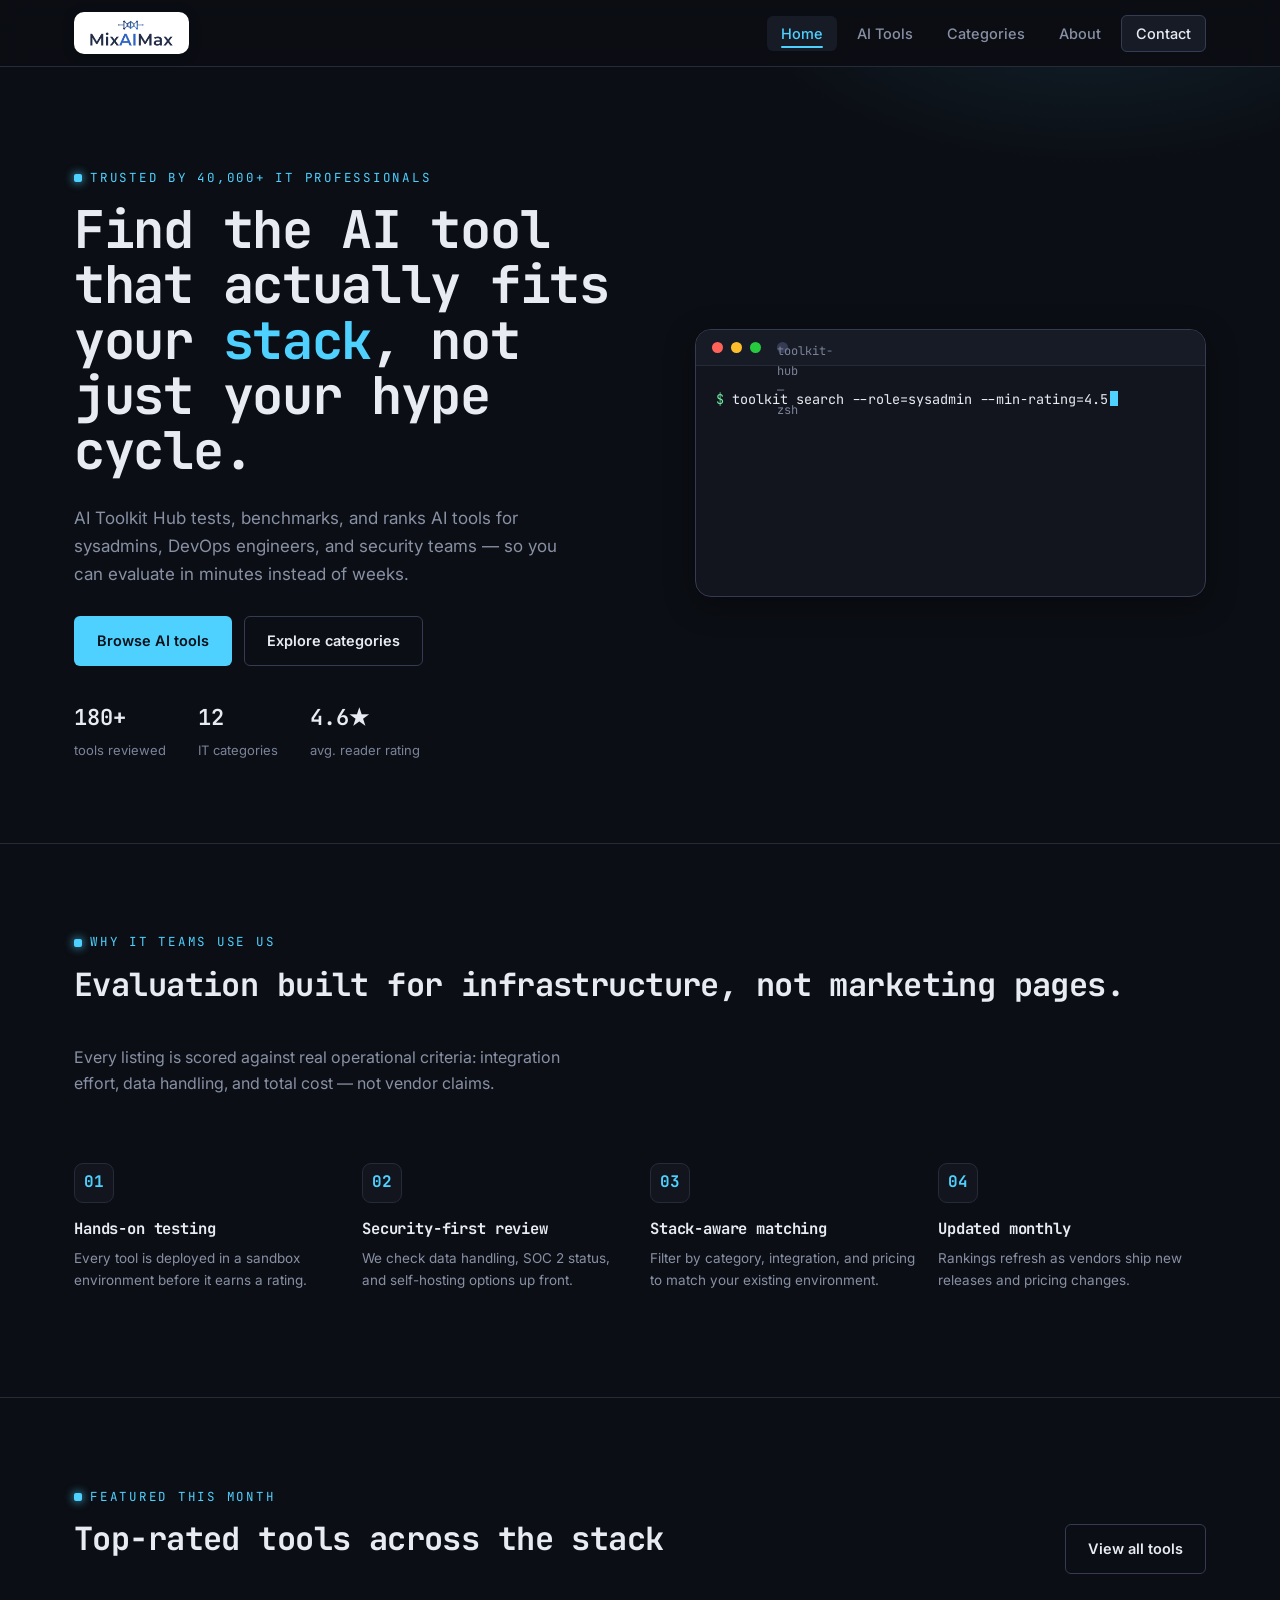
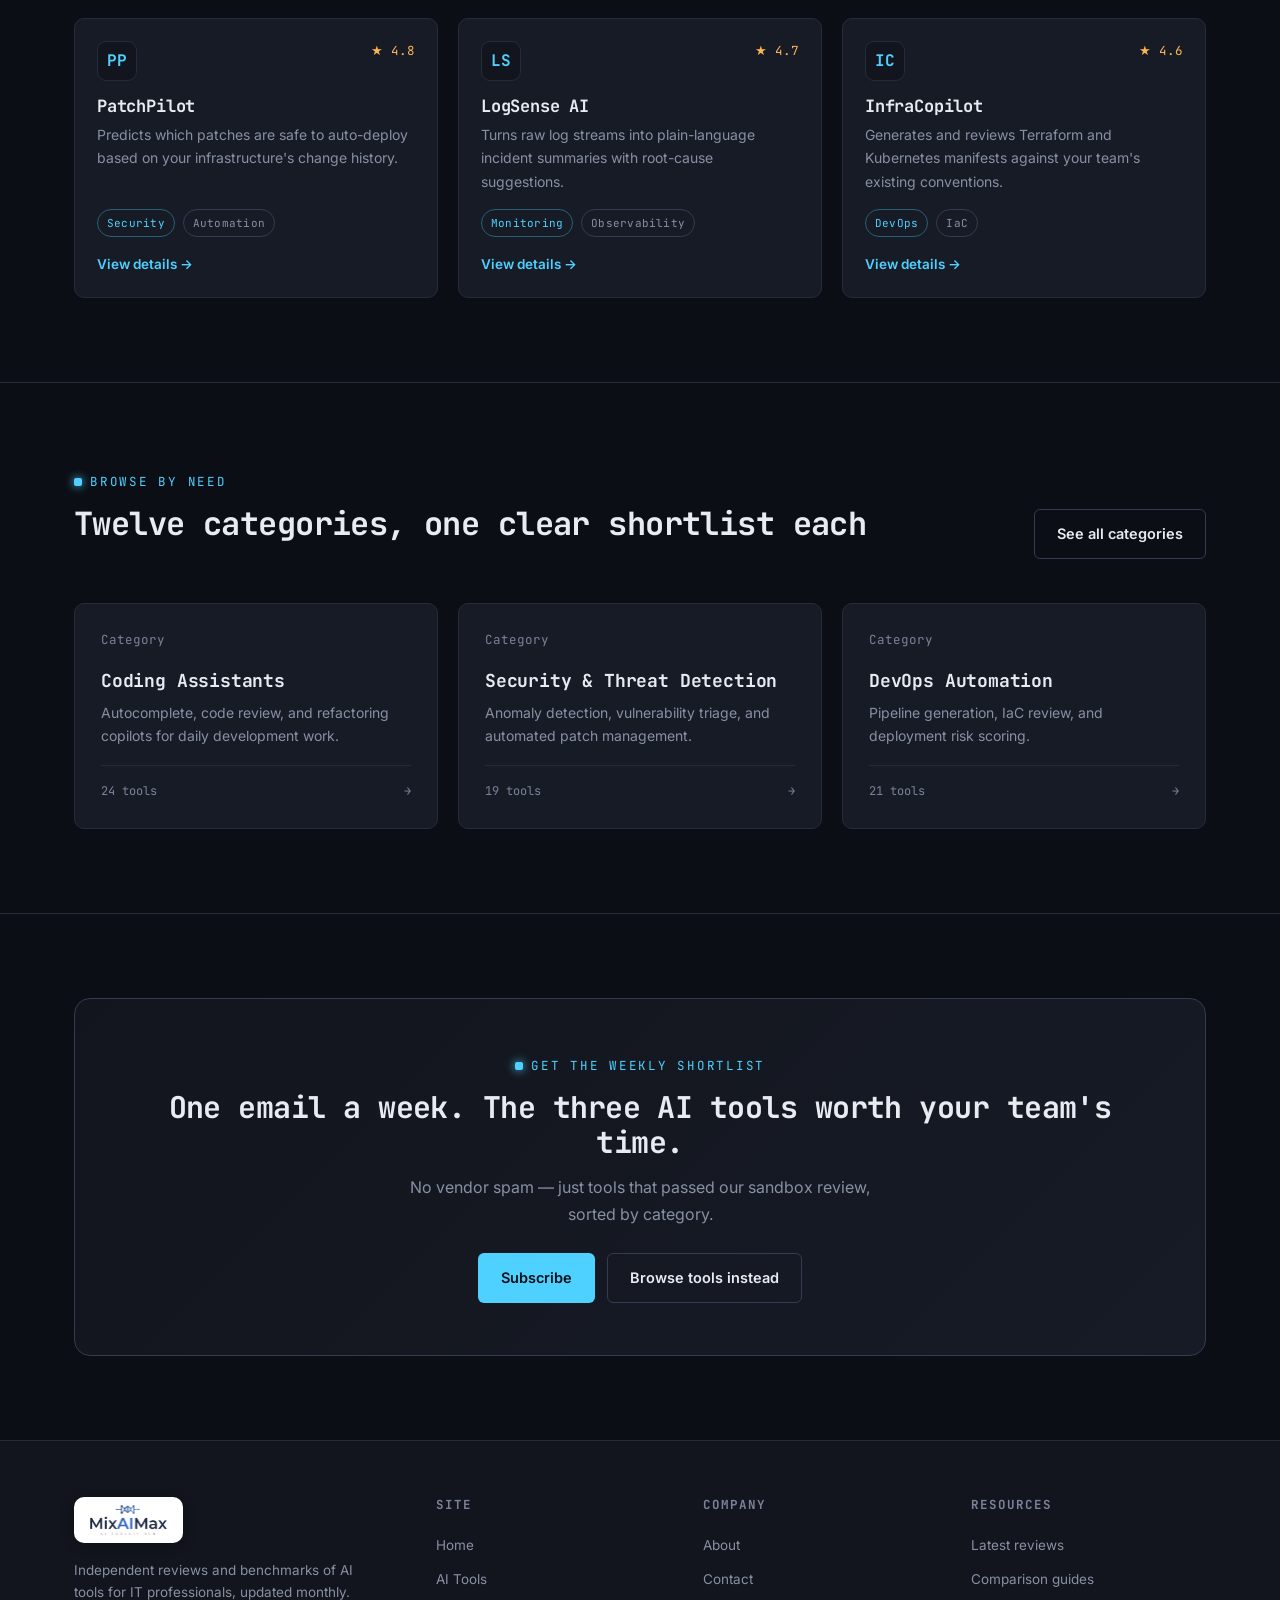
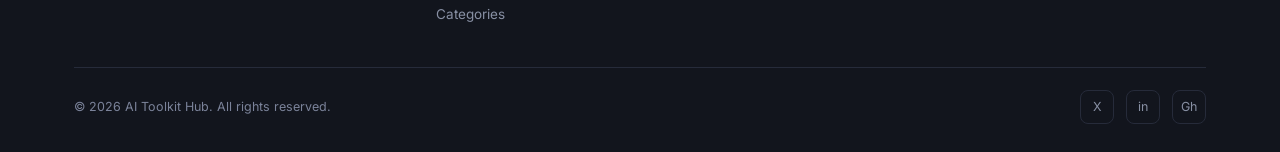
<file: index.html>
<!DOCTYPE html>
<html lang="en">
<head>
<meta charset="UTF-8" />
<meta name="viewport" content="width=device-width, initial-scale=1.0" />
<meta name="theme-color" content="#0b0e14" />
<link rel="preload" as="image" href="assets/logo-compact.png" />
<title>MixAIMax — AI Toolkit Hub for IT Professionals</title>
<meta name="description" content="MixAIMax's AI Toolkit Hub helps IT professionals find, compare, and adopt the best AI tools for coding, DevOps, security, monitoring, and infrastructure work." />
<meta name="keywords" content="AI tools, IT professionals, DevOps AI, AI for sysadmins, AI security tools, AI coding assistants" />
<link rel="canonical" href="https://www.mixaimax.example/" />
<meta name="robots" content="index, follow" />

<!-- Open Graph -->
<meta property="og:type" content="website" />
<meta property="og:title" content="MixAIMax — AI Toolkit Hub for IT Professionals" />
<meta property="og:description" content="Curated, benchmarked AI tools for coding, DevOps, security, and monitoring — reviewed by working IT professionals." />
<meta property="og:image" content="https://www.mixaimax.example/assets/og-image.png" />
<meta property="og:locale" content="en_US" />
<meta property="og:url" content="https://www.mixaimax.example/" />
<meta name="twitter:card" content="summary_large_image" />
<meta name="twitter:title" content="MixAIMax" />
<meta name="twitter:image" content="https://www.mixaimax.example/assets/og-image.png" />

<link rel="preconnect" href="https://fonts.googleapis.com" />
<link rel="preconnect" href="https://fonts.gstatic.com" crossorigin />
<link href="https://fonts.googleapis.com/css2?family=Inter:wght@400;500;600;700&family=JetBrains+Mono:wght@400;500;700&display=swap" rel="stylesheet" />
<link rel="stylesheet" href="css/style.css" />

<script type="application/ld+json">
{
  "@context": "https://schema.org",
  "@type": "Organization",
  "name": "MixAIMax",
  "alternateName": "AI Toolkit Hub",
  "url": "https://www.mixaimax.example/",
  "description": "MixAIMax's AI Toolkit Hub recommends the best AI tools for IT professionals across coding, DevOps, security, and monitoring.",
  "sameAs": []
}
</script>
</head>
<body>
<a href="#main-content" class="skip-link">Skip to content</a>

<header class="site-header">
  <nav class="nav" aria-label="Primary">
    <a href="index.html" class="brand" aria-label="MixAIMax — AI Toolkit Hub, go to homepage">
      <span class="brand-logo"><img src="assets/logo-compact.png" alt="MixAIMax" width="87" height="30" fetchpriority="high" /></span>
    </a>
    <button class="nav-toggle" aria-label="Toggle navigation menu" aria-expanded="false">☰</button>
    <ul class="nav-links">
      <li><a href="index.html" class="active">Home</a></li>
      <li><a href="tools.html">AI Tools</a></li>
      <li><a href="categories.html">Categories</a></li>
      <li><a href="about.html">About</a></li>
      <li><a href="contact.html" class="nav-cta">Contact</a></li>
    </ul>
  </nav>
</header>

<main id="main-content">

  <!-- HERO -->
  <section class="hero">
    <div class="container hero-grid">
      <div>
        <span class="eyebrow">Trusted by 40,000+ IT professionals</span>
        <h1>Find the AI tool that actually fits your <span class="accent">stack</span>, not just your hype cycle.</h1>
        <p class="hero-sub">AI Toolkit Hub tests, benchmarks, and ranks AI tools for sysadmins, DevOps engineers, and security teams — so you can evaluate in minutes instead of weeks.</p>
        <div class="hero-actions">
          <a href="tools.html" class="btn btn-primary">Browse AI tools</a>
          <a href="categories.html" class="btn btn-outline">Explore categories</a>
        </div>
        <div class="hero-stats">
          <div class="hero-stat"><strong>180+</strong><span>tools reviewed</span></div>
          <div class="hero-stat"><strong>12</strong><span>IT categories</span></div>
          <div class="hero-stat"><strong>4.6★</strong><span>avg. reader rating</span></div>
        </div>
      </div>

      <div class="terminal" role="img" aria-label="Terminal demo showing a tool search returning ranked results">
        <div class="terminal-bar">
          <span></span><span></span><span></span>
          <span class="terminal-title">toolkit-hub — zsh</span>
        </div>
        <div class="terminal-body">
          <div class="terminal-line"><span class="terminal-prompt">$</span> <span class="terminal-cmd" data-terminal-cmd></span></div>
          <div data-terminal-results></div>
        </div>
      </div>
    </div>
  </section>

  <!-- FEATURES -->
  <section class="section">
    <div class="container">
      <div class="section-head" data-reveal>
        <div>
          <span class="eyebrow">Why IT teams use us</span>
          <h2>Evaluation built for infrastructure, not marketing pages.</h2>
        </div>
        <p>Every listing is scored against real operational criteria: integration effort, data handling, and total cost — not vendor claims.</p>
      </div>
      <div class="feature-grid" data-reveal-group>
        <div class="feature">
          <div class="tool-icon">01</div>
          <h3>Hands-on testing</h3>
          <p>Every tool is deployed in a sandbox environment before it earns a rating.</p>
        </div>
        <div class="feature">
          <div class="tool-icon">02</div>
          <h3>Security-first review</h3>
          <p>We check data handling, SOC 2 status, and self-hosting options up front.</p>
        </div>
        <div class="feature">
          <div class="tool-icon">03</div>
          <h3>Stack-aware matching</h3>
          <p>Filter by category, integration, and pricing to match your existing environment.</p>
        </div>
        <div class="feature">
          <div class="tool-icon">04</div>
          <h3>Updated monthly</h3>
          <p>Rankings refresh as vendors ship new releases and pricing changes.</p>
        </div>
      </div>
    </div>
  </section>

  <!-- FEATURED TOOLS -->
  <section class="section">
    <div class="container">
      <div class="section-head" data-reveal>
        <div>
          <span class="eyebrow">Featured this month</span>
          <h2>Top-rated tools across the stack</h2>
        </div>
        <a href="tools.html" class="btn btn-outline">View all tools</a>
      </div>
      <div class="grid" data-reveal-group>
        <article class="card">
          <div class="tool-card-top">
            <div class="tool-icon">PP</div>
            <div class="tool-rating">★ 4.8</div>
          </div>
          <h3>PatchPilot</h3>
          <p>Predicts which patches are safe to auto-deploy based on your infrastructure's change history.</p>
          <div class="tag-row"><span class="tag primary">Security</span><span class="tag">Automation</span></div>
          <a href="tools.html" class="card-link">View details →</a>
        </article>
        <article class="card">
          <div class="tool-card-top">
            <div class="tool-icon">LS</div>
            <div class="tool-rating">★ 4.7</div>
          </div>
          <h3>LogSense AI</h3>
          <p>Turns raw log streams into plain-language incident summaries with root-cause suggestions.</p>
          <div class="tag-row"><span class="tag primary">Monitoring</span><span class="tag">Observability</span></div>
          <a href="tools.html" class="card-link">View details →</a>
        </article>
        <article class="card">
          <div class="tool-card-top">
            <div class="tool-icon">IC</div>
            <div class="tool-rating">★ 4.6</div>
          </div>
          <h3>InfraCopilot</h3>
          <p>Generates and reviews Terraform and Kubernetes manifests against your team's existing conventions.</p>
          <div class="tag-row"><span class="tag primary">DevOps</span><span class="tag">IaC</span></div>
          <a href="tools.html" class="card-link">View details →</a>
        </article>
      </div>
    </div>
  </section>

  <!-- CATEGORIES PREVIEW -->
  <section class="section">
    <div class="container">
      <div class="section-head" data-reveal>
        <div>
          <span class="eyebrow">Browse by need</span>
          <h2>Twelve categories, one clear shortlist each</h2>
        </div>
        <a href="categories.html" class="btn btn-outline">See all categories</a>
      </div>
      <div class="cat-grid" data-reveal-group>
        <article class="cat-card">
          <div class="cat-num">Category</div>
          <h3>Coding Assistants</h3>
          <p>Autocomplete, code review, and refactoring copilots for daily development work.</p>
          <div class="cat-meta"><span>24 tools</span><span>→</span></div>
        </article>
        <article class="cat-card">
          <div class="cat-num">Category</div>
          <h3>Security &amp; Threat Detection</h3>
          <p>Anomaly detection, vulnerability triage, and automated patch management.</p>
          <div class="cat-meta"><span>19 tools</span><span>→</span></div>
        </article>
        <article class="cat-card">
          <div class="cat-num">Category</div>
          <h3>DevOps Automation</h3>
          <p>Pipeline generation, IaC review, and deployment risk scoring.</p>
          <div class="cat-meta"><span>21 tools</span><span>→</span></div>
        </article>
      </div>
    </div>
  </section>

  <!-- CTA -->
  <section class="section" style="border-bottom:none;">
    <div class="cta-banner" data-reveal>
      <span class="eyebrow" style="justify-content:center;">Get the weekly shortlist</span>
      <h2>One email a week. The three AI tools worth your team's time.</h2>
      <p>No vendor spam — just tools that passed our sandbox review, sorted by category.</p>
      <div class="cta-actions">
        <a href="contact.html" class="btn btn-primary">Subscribe</a>
        <a href="tools.html" class="btn btn-outline">Browse tools instead</a>
      </div>
    </div>
  </section>

</main>

<footer class="site-footer">
  <div class="container">
    <div class="footer-grid">
      <div class="footer-brand">
        <a href="index.html" class="brand" aria-label="MixAIMax — AI Toolkit Hub, go to homepage">
          <span class="brand-logo"><img src="assets/logo-full.png" alt="MixAIMax — AI Toolkit Hub" width="81" height="34" loading="lazy" decoding="async" /></span>
        </a>
        <p>Independent reviews and benchmarks of AI tools for IT professionals, updated monthly.</p>
      </div>
      <div class="footer-col">
        <h4>Site</h4>
        <a href="index.html">Home</a>
        <a href="tools.html">AI Tools</a>
        <a href="categories.html">Categories</a>
      </div>
      <div class="footer-col">
        <h4>Company</h4>
        <a href="about.html">About</a>
        <a href="contact.html">Contact</a>
      </div>
      <div class="footer-col">
        <h4>Resources</h4>
        <a href="tools.html">Latest reviews</a>
        <a href="categories.html">Comparison guides</a>
      </div>
    </div>
    <div class="footer-bottom">
      <span>© <span data-year></span> AI Toolkit Hub. All rights reserved.</span>
      <div class="footer-social">
        <a href="#" aria-label="AI Toolkit Hub on X">X</a>
        <a href="#" aria-label="AI Toolkit Hub on LinkedIn">in</a>
        <a href="#" aria-label="AI Toolkit Hub on GitHub">Gh</a>
      </div>
    </div>
  </div>
</footer>

<script src="js/script.js" defer></script>
</body>
</html>
</file>
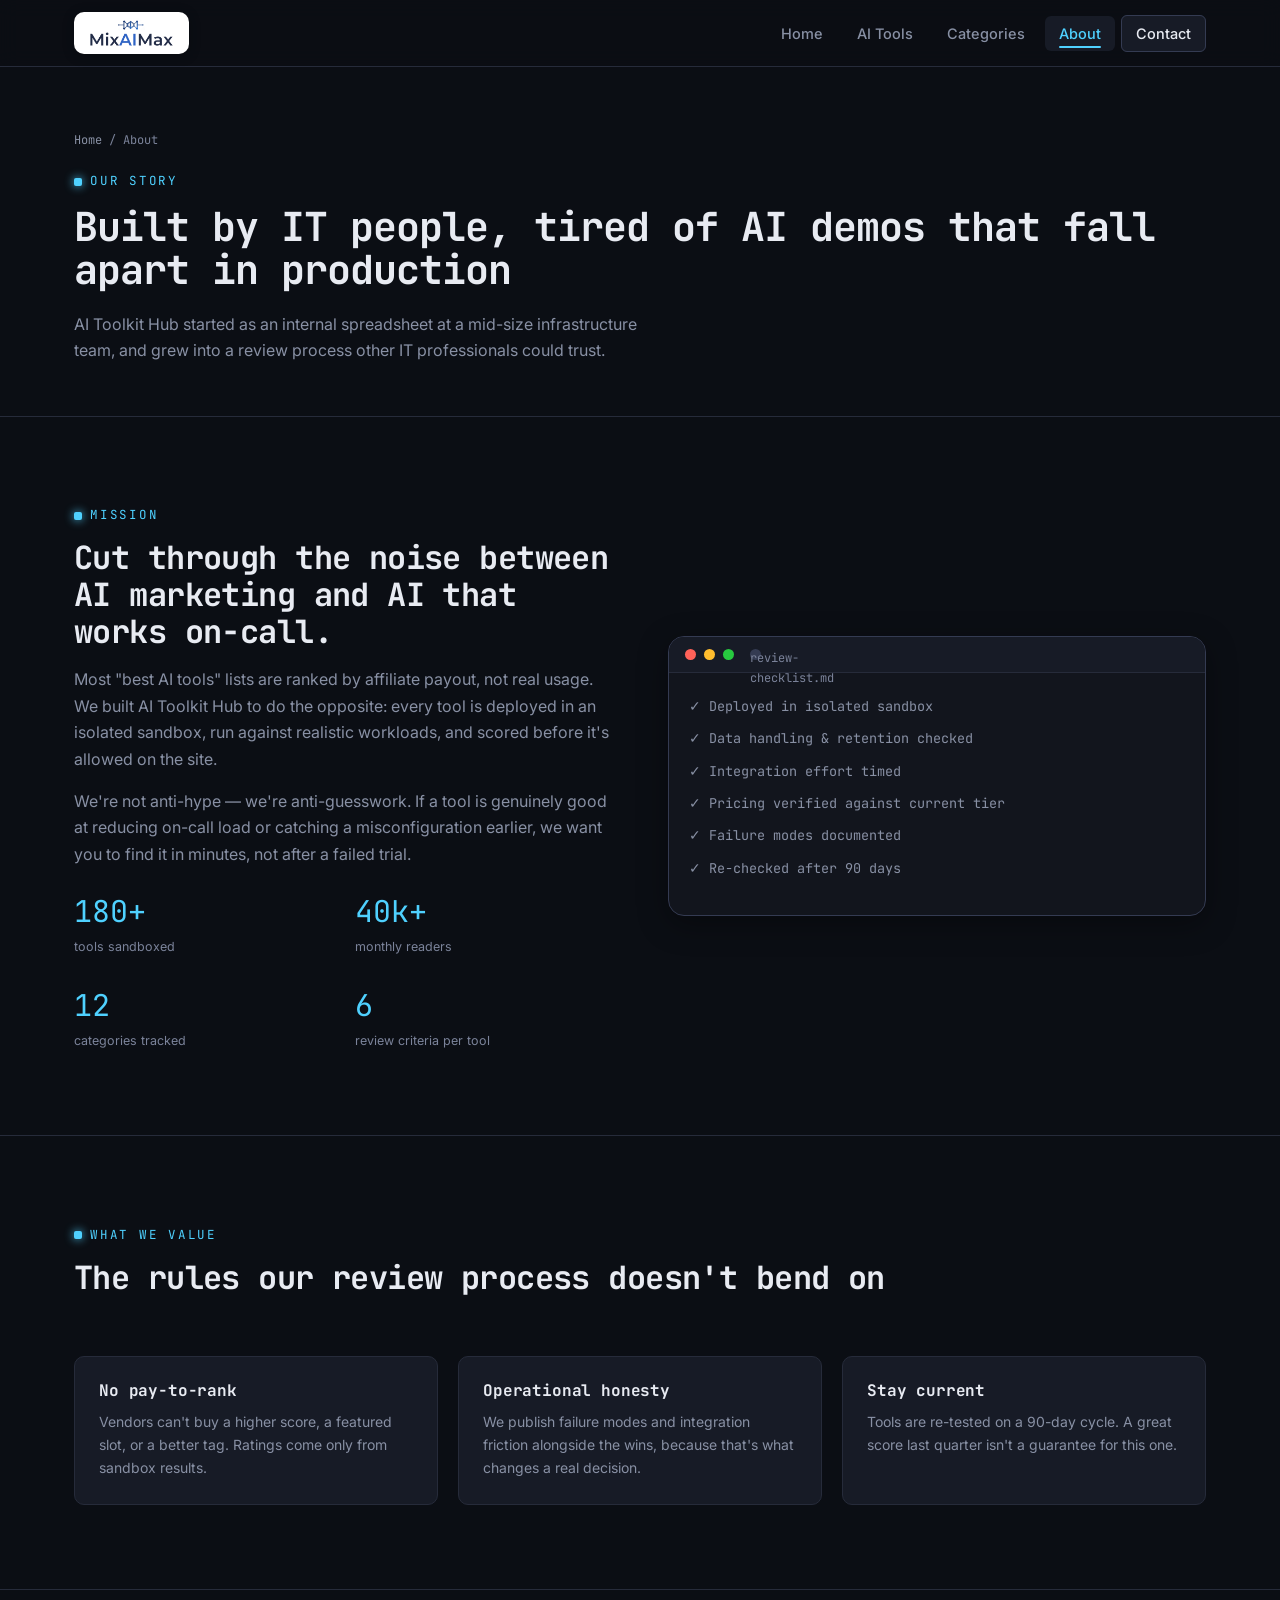
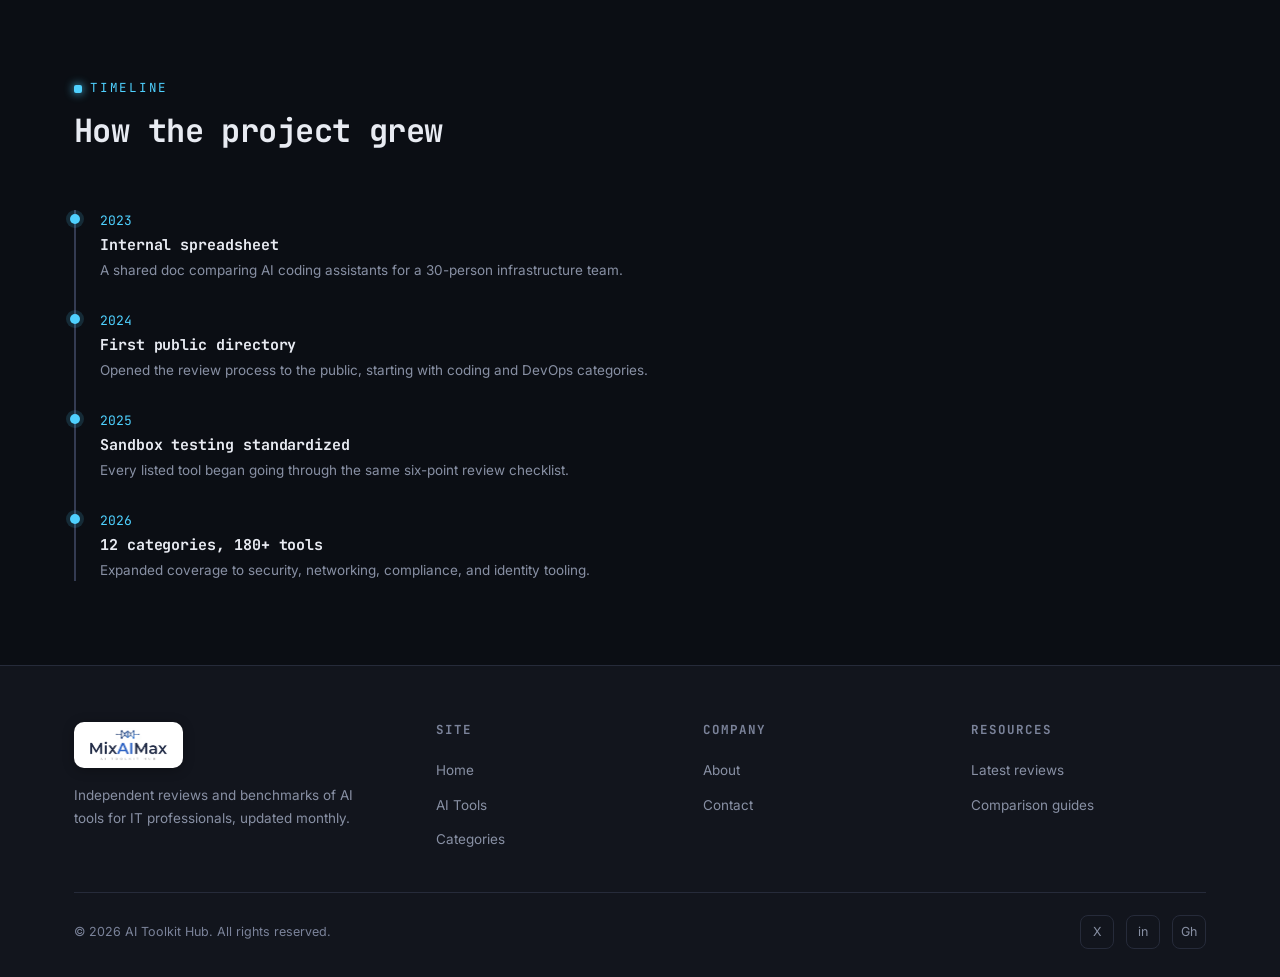
<file: about.html>
<!DOCTYPE html>
<html lang="en">
<head>
<meta charset="UTF-8" />
<meta name="viewport" content="width=device-width, initial-scale=1.0" />
<meta name="theme-color" content="#0b0e14" />
<link rel="preload" as="image" href="assets/logo-compact.png" />
<title>About Us — MixAIMax</title>
<meta name="description" content="MixAIMax runs an independent AI Toolkit Hub, helping IT professionals evaluate AI tools through hands-on sandbox testing." />
<link rel="canonical" href="https://www.mixaimax.example/about.html" />
<meta name="robots" content="index, follow" />
<meta property="og:type" content="website" />
<meta property="og:title" content="About Us — MixAIMax" />
<meta property="og:description" content="Why AI Toolkit Hub exists and how we test AI tools for IT professionals." />
<meta property="og:image" content="https://www.mixaimax.example/assets/og-image.png" />
<meta property="og:locale" content="en_US" />
<meta name="twitter:card" content="summary_large_image" />
<meta name="twitter:title" content="MixAIMax" />
<meta name="twitter:image" content="https://www.mixaimax.example/assets/og-image.png" />

<link rel="preconnect" href="https://fonts.googleapis.com" />
<link rel="preconnect" href="https://fonts.gstatic.com" crossorigin />
<link href="https://fonts.googleapis.com/css2?family=Inter:wght@400;500;600;700&family=JetBrains+Mono:wght@400;500;700&display=swap" rel="stylesheet" />
<link rel="stylesheet" href="css/style.css" />
<script type="application/ld+json">
{
  "@context": "https://schema.org",
  "@type": "BreadcrumbList",
  "itemListElement": [
    { "@type": "ListItem", "position": 1, "name": "Home", "item": "https://www.mixaimax.example/" },
    { "@type": "ListItem", "position": 2, "name": "About", "item": "https://www.mixaimax.example/about.html" }
  ]
}
</script>
</head>
<body>
<a href="#main-content" class="skip-link">Skip to content</a>

<header class="site-header">
  <nav class="nav" aria-label="Primary">
    <a href="index.html" class="brand" aria-label="MixAIMax — AI Toolkit Hub, go to homepage">
      <span class="brand-logo"><img src="assets/logo-compact.png" alt="MixAIMax" width="87" height="30" fetchpriority="high" /></span>
    </a>
    <button class="nav-toggle" aria-label="Toggle navigation menu" aria-expanded="false">☰</button>
    <ul class="nav-links">
      <li><a href="index.html">Home</a></li>
      <li><a href="tools.html">AI Tools</a></li>
      <li><a href="categories.html">Categories</a></li>
      <li><a href="about.html" class="active">About</a></li>
      <li><a href="contact.html" class="nav-cta">Contact</a></li>
    </ul>
  </nav>
</header>

<main id="main-content">

  <section class="page-hero">
    <div class="container">
      <div class="breadcrumb"><a href="index.html">Home</a> / About</div>
      <span class="eyebrow">Our story</span>
      <h1>Built by IT people, tired of AI demos that fall apart in production</h1>
      <p>AI Toolkit Hub started as an internal spreadsheet at a mid-size infrastructure team, and grew into a review process other IT professionals could trust.</p>
    </div>
  </section>

  <section class="section">
    <div class="container split">
      <div>
        <span class="eyebrow">Mission</span>
        <h2>Cut through the noise between AI marketing and AI that works on-call.</h2>
        <p>Most "best AI tools" lists are ranked by affiliate payout, not real usage. We built AI Toolkit Hub to do the opposite: every tool is deployed in an isolated sandbox, run against realistic workloads, and scored before it's allowed on the site.</p>
        <p>We're not anti-hype — we're anti-guesswork. If a tool is genuinely good at reducing on-call load or catching a misconfiguration earlier, we want you to find it in minutes, not after a failed trial.</p>
        <div class="stat-block">
          <div><div class="num">180+</div><div class="label">tools sandboxed</div></div>
          <div><div class="num">40k+</div><div class="label">monthly readers</div></div>
          <div><div class="num">12</div><div class="label">categories tracked</div></div>
          <div><div class="num">6</div><div class="label">review criteria per tool</div></div>
        </div>
      </div>
      <div class="terminal" data-reveal>
        <div class="terminal-bar"><span></span><span></span><span></span><span class="terminal-title">review-checklist.md</span></div>
        <div class="terminal-body">
          <div class="terminal-line">✓ Deployed in isolated sandbox</div>
          <div class="terminal-line">✓ Data handling &amp; retention checked</div>
          <div class="terminal-line">✓ Integration effort timed</div>
          <div class="terminal-line">✓ Pricing verified against current tier</div>
          <div class="terminal-line">✓ Failure modes documented</div>
          <div class="terminal-line">✓ Re-checked after 90 days</div>
        </div>
      </div>
    </div>
  </section>

  <section class="section">
    <div class="container">
      <div class="section-head" data-reveal>
        <div>
          <span class="eyebrow">What we value</span>
          <h2>The rules our review process doesn't bend on</h2>
        </div>
      </div>
      <div class="values-grid" data-reveal-group>
        <div class="value-card">
          <h3>No pay-to-rank</h3>
          <p>Vendors can't buy a higher score, a featured slot, or a better tag. Ratings come only from sandbox results.</p>
        </div>
        <div class="value-card">
          <h3>Operational honesty</h3>
          <p>We publish failure modes and integration friction alongside the wins, because that's what changes a real decision.</p>
        </div>
        <div class="value-card">
          <h3>Stay current</h3>
          <p>Tools are re-tested on a 90-day cycle. A great score last quarter isn't a guarantee for this one.</p>
        </div>
      </div>
    </div>
  </section>

  <section class="section" style="border-bottom:none;">
    <div class="container">
      <div class="section-head" data-reveal>
        <div>
          <span class="eyebrow">Timeline</span>
          <h2>How the project grew</h2>
        </div>
      </div>
      <div class="timeline" data-reveal-group>
        <div class="timeline-item">
          <div class="t-year">2023</div>
          <h4>Internal spreadsheet</h4>
          <p>A shared doc comparing AI coding assistants for a 30-person infrastructure team.</p>
        </div>
        <div class="timeline-item">
          <div class="t-year">2024</div>
          <h4>First public directory</h4>
          <p>Opened the review process to the public, starting with coding and DevOps categories.</p>
        </div>
        <div class="timeline-item">
          <div class="t-year">2025</div>
          <h4>Sandbox testing standardized</h4>
          <p>Every listed tool began going through the same six-point review checklist.</p>
        </div>
        <div class="timeline-item">
          <div class="t-year">2026</div>
          <h4>12 categories, 180+ tools</h4>
          <p>Expanded coverage to security, networking, compliance, and identity tooling.</p>
        </div>
      </div>
    </div>
  </section>

</main>

<footer class="site-footer">
  <div class="container">
    <div class="footer-grid">
      <div class="footer-brand">
        <a href="index.html" class="brand" aria-label="MixAIMax — AI Toolkit Hub, go to homepage">
          <span class="brand-logo"><img src="assets/logo-full.png" alt="MixAIMax — AI Toolkit Hub" width="81" height="34" loading="lazy" decoding="async" /></span>
        </a>
        <p>Independent reviews and benchmarks of AI tools for IT professionals, updated monthly.</p>
      </div>
      <div class="footer-col">
        <h4>Site</h4>
        <a href="index.html">Home</a>
        <a href="tools.html">AI Tools</a>
        <a href="categories.html">Categories</a>
      </div>
      <div class="footer-col">
        <h4>Company</h4>
        <a href="about.html">About</a>
        <a href="contact.html">Contact</a>
      </div>
      <div class="footer-col">
        <h4>Resources</h4>
        <a href="tools.html">Latest reviews</a>
        <a href="categories.html">Comparison guides</a>
      </div>
    </div>
    <div class="footer-bottom">
      <span>© <span data-year></span> AI Toolkit Hub. All rights reserved.</span>
      <div class="footer-social">
        <a href="#" aria-label="AI Toolkit Hub on X">X</a>
        <a href="#" aria-label="AI Toolkit Hub on LinkedIn">in</a>
        <a href="#" aria-label="AI Toolkit Hub on GitHub">Gh</a>
      </div>
    </div>
  </div>
</footer>

<script src="js/script.js" defer></script>
</body>
</html>
</file>
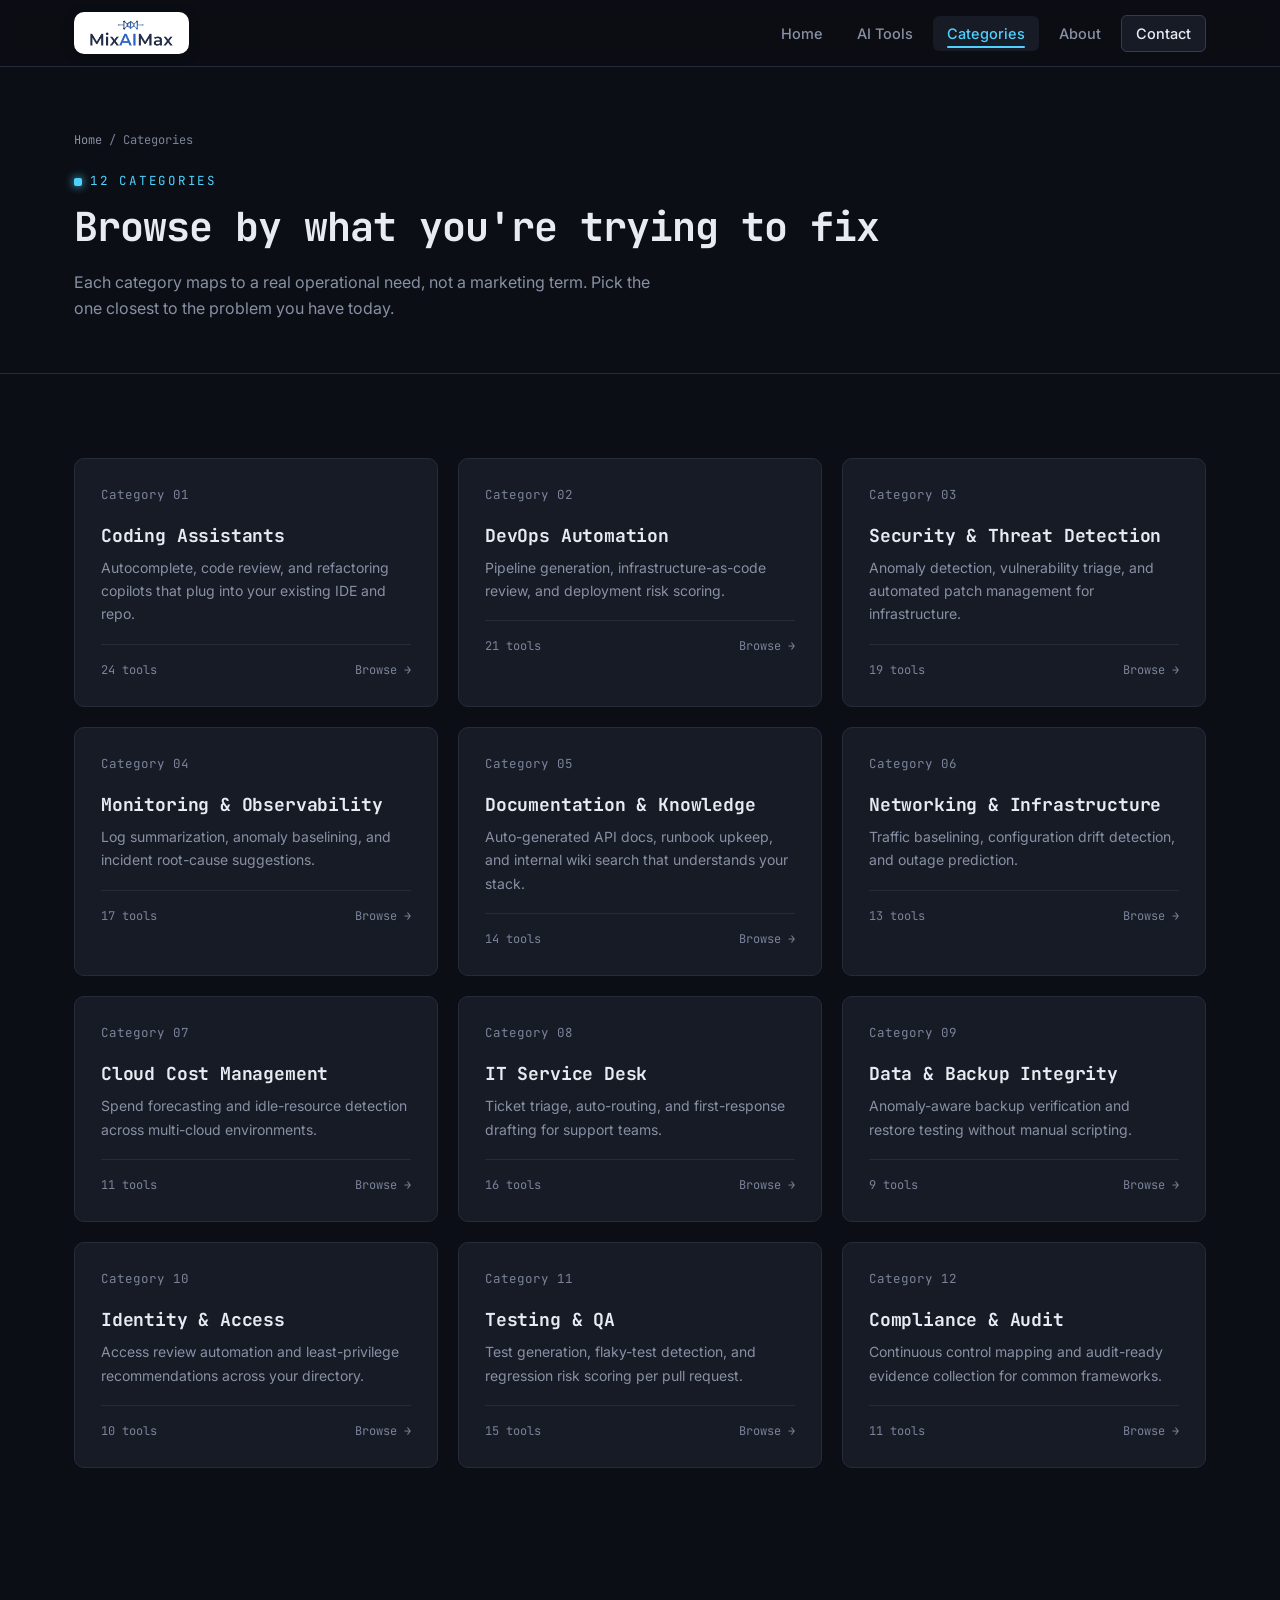
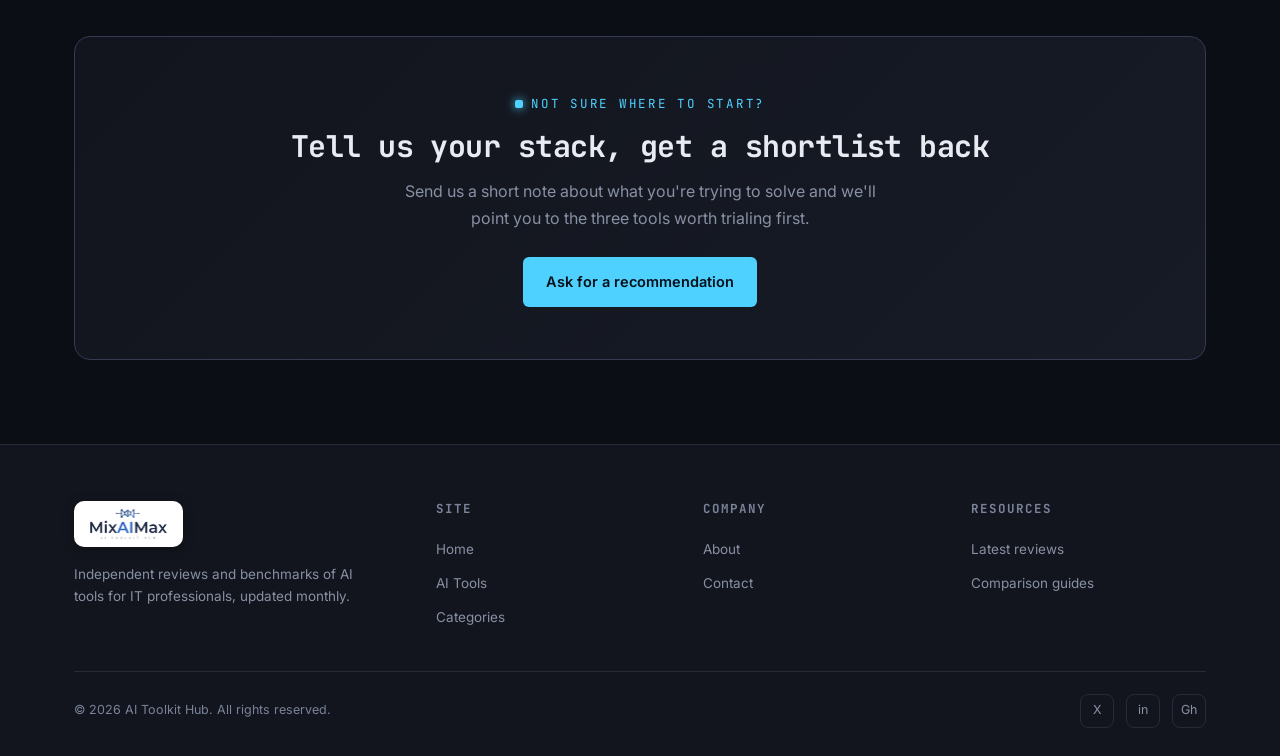
<file: categories.html>
<!DOCTYPE html>
<html lang="en">
<head>
<meta charset="UTF-8" />
<meta name="viewport" content="width=device-width, initial-scale=1.0" />
<meta name="theme-color" content="#0b0e14" />
<link rel="preload" as="image" href="assets/logo-compact.png" />
<title>Categories — MixAIMax</title>
<meta name="description" content="Explore AI tool categories on MixAIMax's AI Toolkit Hub: coding, DevOps, security, monitoring, documentation, networking, and more." />
<link rel="canonical" href="https://www.mixaimax.example/categories.html" />
<meta name="robots" content="index, follow" />
<meta property="og:type" content="website" />
<meta property="og:title" content="Categories — MixAIMax" />
<meta property="og:description" content="Twelve categories of reviewed AI tools for IT and infrastructure teams." />
<meta property="og:image" content="https://www.mixaimax.example/assets/og-image.png" />
<meta property="og:locale" content="en_US" />
<meta name="twitter:card" content="summary_large_image" />
<meta name="twitter:title" content="MixAIMax" />
<meta name="twitter:image" content="https://www.mixaimax.example/assets/og-image.png" />

<link rel="preconnect" href="https://fonts.googleapis.com" />
<link rel="preconnect" href="https://fonts.gstatic.com" crossorigin />
<link href="https://fonts.googleapis.com/css2?family=Inter:wght@400;500;600;700&family=JetBrains+Mono:wght@400;500;700&display=swap" rel="stylesheet" />
<link rel="stylesheet" href="css/style.css" />
<script type="application/ld+json">
{
  "@context": "https://schema.org",
  "@type": "BreadcrumbList",
  "itemListElement": [
    { "@type": "ListItem", "position": 1, "name": "Home", "item": "https://www.mixaimax.example/" },
    { "@type": "ListItem", "position": 2, "name": "Categories", "item": "https://www.mixaimax.example/categories.html" }
  ]
}
</script>
</head>
<body>
<a href="#main-content" class="skip-link">Skip to content</a>

<header class="site-header">
  <nav class="nav" aria-label="Primary">
    <a href="index.html" class="brand" aria-label="MixAIMax — AI Toolkit Hub, go to homepage">
      <span class="brand-logo"><img src="assets/logo-compact.png" alt="MixAIMax" width="87" height="30" fetchpriority="high" /></span>
    </a>
    <button class="nav-toggle" aria-label="Toggle navigation menu" aria-expanded="false">☰</button>
    <ul class="nav-links">
      <li><a href="index.html">Home</a></li>
      <li><a href="tools.html">AI Tools</a></li>
      <li><a href="categories.html" class="active">Categories</a></li>
      <li><a href="about.html">About</a></li>
      <li><a href="contact.html" class="nav-cta">Contact</a></li>
    </ul>
  </nav>
</header>

<main id="main-content">

  <section class="page-hero">
    <div class="container">
      <div class="breadcrumb"><a href="index.html">Home</a> / Categories</div>
      <span class="eyebrow">12 categories</span>
      <h1>Browse by what you're trying to fix</h1>
      <p>Each category maps to a real operational need, not a marketing term. Pick the one closest to the problem you have today.</p>
    </div>
  </section>

  <section class="section" style="border-bottom:none;">
    <div class="container">
      <div class="cat-grid" data-reveal-group>

        <article class="cat-card">
          <div class="cat-num">Category 01</div>
          <h3>Coding Assistants</h3>
          <p>Autocomplete, code review, and refactoring copilots that plug into your existing IDE and repo.</p>
          <div class="cat-meta"><span>24 tools</span><a href="tools.html">Browse →</a></div>
        </article>

        <article class="cat-card">
          <div class="cat-num">Category 02</div>
          <h3>DevOps Automation</h3>
          <p>Pipeline generation, infrastructure-as-code review, and deployment risk scoring.</p>
          <div class="cat-meta"><span>21 tools</span><a href="tools.html">Browse →</a></div>
        </article>

        <article class="cat-card">
          <div class="cat-num">Category 03</div>
          <h3>Security &amp; Threat Detection</h3>
          <p>Anomaly detection, vulnerability triage, and automated patch management for infrastructure.</p>
          <div class="cat-meta"><span>19 tools</span><a href="tools.html">Browse →</a></div>
        </article>

        <article class="cat-card">
          <div class="cat-num">Category 04</div>
          <h3>Monitoring &amp; Observability</h3>
          <p>Log summarization, anomaly baselining, and incident root-cause suggestions.</p>
          <div class="cat-meta"><span>17 tools</span><a href="tools.html">Browse →</a></div>
        </article>

        <article class="cat-card">
          <div class="cat-num">Category 05</div>
          <h3>Documentation &amp; Knowledge</h3>
          <p>Auto-generated API docs, runbook upkeep, and internal wiki search that understands your stack.</p>
          <div class="cat-meta"><span>14 tools</span><a href="tools.html">Browse →</a></div>
        </article>

        <article class="cat-card">
          <div class="cat-num">Category 06</div>
          <h3>Networking &amp; Infrastructure</h3>
          <p>Traffic baselining, configuration drift detection, and outage prediction.</p>
          <div class="cat-meta"><span>13 tools</span><a href="tools.html">Browse →</a></div>
        </article>

        <article class="cat-card">
          <div class="cat-num">Category 07</div>
          <h3>Cloud Cost Management</h3>
          <p>Spend forecasting and idle-resource detection across multi-cloud environments.</p>
          <div class="cat-meta"><span>11 tools</span><a href="tools.html">Browse →</a></div>
        </article>

        <article class="cat-card">
          <div class="cat-num">Category 08</div>
          <h3>IT Service Desk</h3>
          <p>Ticket triage, auto-routing, and first-response drafting for support teams.</p>
          <div class="cat-meta"><span>16 tools</span><a href="tools.html">Browse →</a></div>
        </article>

        <article class="cat-card">
          <div class="cat-num">Category 09</div>
          <h3>Data &amp; Backup Integrity</h3>
          <p>Anomaly-aware backup verification and restore testing without manual scripting.</p>
          <div class="cat-meta"><span>9 tools</span><a href="tools.html">Browse →</a></div>
        </article>

        <article class="cat-card">
          <div class="cat-num">Category 10</div>
          <h3>Identity &amp; Access</h3>
          <p>Access review automation and least-privilege recommendations across your directory.</p>
          <div class="cat-meta"><span>10 tools</span><a href="tools.html">Browse →</a></div>
        </article>

        <article class="cat-card">
          <div class="cat-num">Category 11</div>
          <h3>Testing &amp; QA</h3>
          <p>Test generation, flaky-test detection, and regression risk scoring per pull request.</p>
          <div class="cat-meta"><span>15 tools</span><a href="tools.html">Browse →</a></div>
        </article>

        <article class="cat-card">
          <div class="cat-num">Category 12</div>
          <h3>Compliance &amp; Audit</h3>
          <p>Continuous control mapping and audit-ready evidence collection for common frameworks.</p>
          <div class="cat-meta"><span>11 tools</span><a href="tools.html">Browse →</a></div>
        </article>

      </div>
    </div>
  </section>

  <section class="section" style="border-bottom:none;">
    <div class="cta-banner" data-reveal>
      <span class="eyebrow" style="justify-content:center;">Not sure where to start?</span>
      <h2>Tell us your stack, get a shortlist back</h2>
      <p>Send us a short note about what you're trying to solve and we'll point you to the three tools worth trialing first.</p>
      <div class="cta-actions">
        <a href="contact.html" class="btn btn-primary">Ask for a recommendation</a>
      </div>
    </div>
  </section>

</main>

<footer class="site-footer">
  <div class="container">
    <div class="footer-grid">
      <div class="footer-brand">
        <a href="index.html" class="brand" aria-label="MixAIMax — AI Toolkit Hub, go to homepage">
          <span class="brand-logo"><img src="assets/logo-full.png" alt="MixAIMax — AI Toolkit Hub" width="81" height="34" loading="lazy" decoding="async" /></span>
        </a>
        <p>Independent reviews and benchmarks of AI tools for IT professionals, updated monthly.</p>
      </div>
      <div class="footer-col">
        <h4>Site</h4>
        <a href="index.html">Home</a>
        <a href="tools.html">AI Tools</a>
        <a href="categories.html">Categories</a>
      </div>
      <div class="footer-col">
        <h4>Company</h4>
        <a href="about.html">About</a>
        <a href="contact.html">Contact</a>
      </div>
      <div class="footer-col">
        <h4>Resources</h4>
        <a href="tools.html">Latest reviews</a>
        <a href="categories.html">Comparison guides</a>
      </div>
    </div>
    <div class="footer-bottom">
      <span>© <span data-year></span> AI Toolkit Hub. All rights reserved.</span>
      <div class="footer-social">
        <a href="#" aria-label="AI Toolkit Hub on X">X</a>
        <a href="#" aria-label="AI Toolkit Hub on LinkedIn">in</a>
        <a href="#" aria-label="AI Toolkit Hub on GitHub">Gh</a>
      </div>
    </div>
  </div>
</footer>

<script src="js/script.js" defer></script>
</body>
</html>
</file>
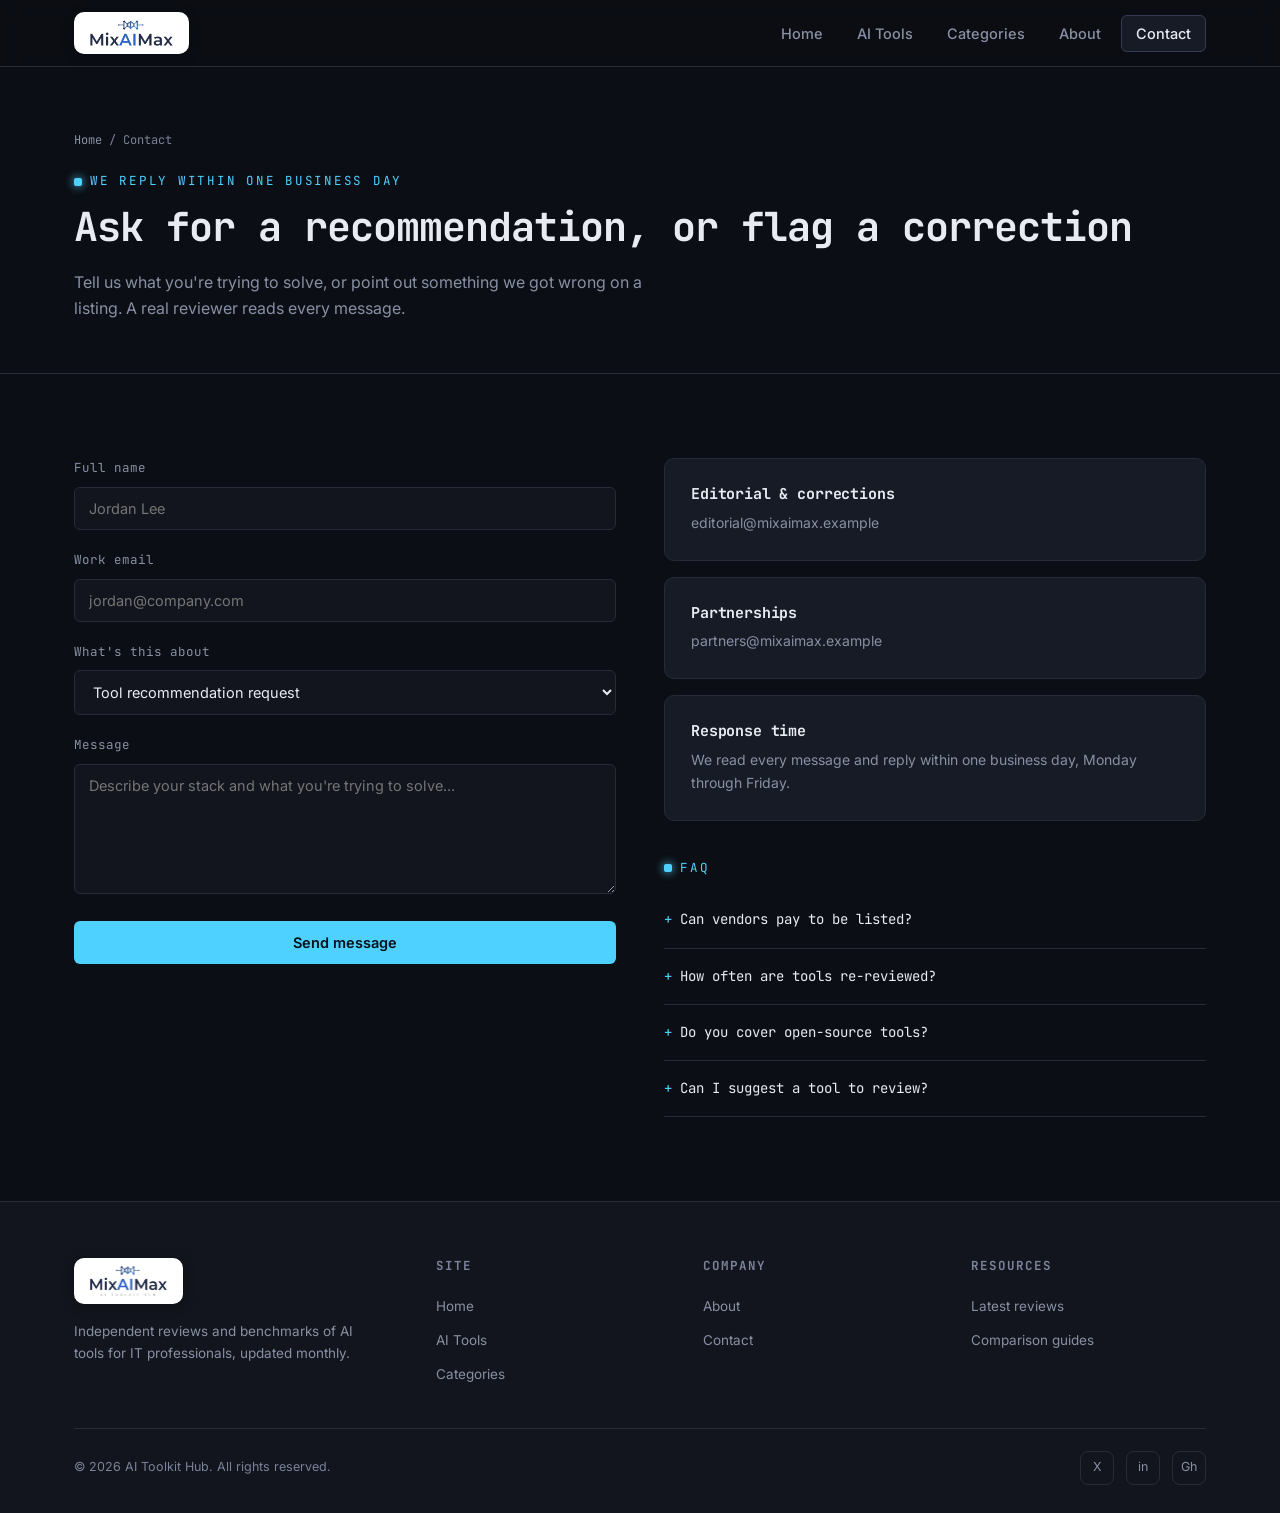
<file: contact.html>
<!DOCTYPE html>
<html lang="en">
<head>
<meta charset="UTF-8" />
<meta name="viewport" content="width=device-width, initial-scale=1.0" />
<meta name="theme-color" content="#0b0e14" />
<link rel="preload" as="image" href="assets/logo-compact.png" />
<title>Contact — MixAIMax</title>
<meta name="description" content="Get in touch with MixAIMax's AI Toolkit Hub team for tool recommendations, listing corrections, or partnership questions." />
<link rel="canonical" href="https://www.mixaimax.example/contact.html" />
<meta name="robots" content="index, follow" />
<meta property="og:type" content="website" />
<meta property="og:title" content="Contact — MixAIMax" />
<meta property="og:description" content="Reach the AI Toolkit Hub team for recommendations, corrections, or partnerships." />
<meta property="og:image" content="https://www.mixaimax.example/assets/og-image.png" />
<meta property="og:locale" content="en_US" />
<meta name="twitter:card" content="summary_large_image" />
<meta name="twitter:title" content="MixAIMax" />
<meta name="twitter:image" content="https://www.mixaimax.example/assets/og-image.png" />

<link rel="preconnect" href="https://fonts.googleapis.com" />
<link rel="preconnect" href="https://fonts.gstatic.com" crossorigin />
<link href="https://fonts.googleapis.com/css2?family=Inter:wght@400;500;600;700&family=JetBrains+Mono:wght@400;500;700&display=swap" rel="stylesheet" />
<link rel="stylesheet" href="css/style.css" />
<script type="application/ld+json">
{
  "@context": "https://schema.org",
  "@type": "BreadcrumbList",
  "itemListElement": [
    { "@type": "ListItem", "position": 1, "name": "Home", "item": "https://www.mixaimax.example/" },
    { "@type": "ListItem", "position": 2, "name": "Contact", "item": "https://www.mixaimax.example/contact.html" }
  ]
}
</script>
</head>
<body>
<a href="#main-content" class="skip-link">Skip to content</a>

<header class="site-header">
  <nav class="nav" aria-label="Primary">
    <a href="index.html" class="brand" aria-label="MixAIMax — AI Toolkit Hub, go to homepage">
      <span class="brand-logo"><img src="assets/logo-compact.png" alt="MixAIMax" width="87" height="30" fetchpriority="high" /></span>
    </a>
    <button class="nav-toggle" aria-label="Toggle navigation menu" aria-expanded="false">☰</button>
    <ul class="nav-links">
      <li><a href="index.html">Home</a></li>
      <li><a href="tools.html">AI Tools</a></li>
      <li><a href="categories.html">Categories</a></li>
      <li><a href="about.html">About</a></li>
      <li><a href="contact.html" class="nav-cta active">Contact</a></li>
    </ul>
  </nav>
</header>

<main id="main-content">

  <section class="page-hero">
    <div class="container">
      <div class="breadcrumb"><a href="index.html">Home</a> / Contact</div>
      <span class="eyebrow">We reply within one business day</span>
      <h1>Ask for a recommendation, or flag a correction</h1>
      <p>Tell us what you're trying to solve, or point out something we got wrong on a listing. A real reviewer reads every message.</p>
    </div>
  </section>

  <section class="section" style="border-bottom:none;">
    <div class="container contact-grid">

      <form data-contact-form novalidate>
        <div class="field" data-field data-rule="required">
          <label for="name">Full name</label>
          <input type="text" id="name" name="name" placeholder="Jordan Lee" />
          <span class="field-error">Enter your name.</span>
        </div>

        <div class="field" data-field data-rule="email">
          <label for="email">Work email</label>
          <input type="email" id="email" name="email" placeholder="jordan@company.com" />
          <span class="field-error">Enter a valid email address.</span>
        </div>

        <div class="field" data-field data-rule="required">
          <label for="topic">What's this about</label>
          <select id="topic" name="topic">
            <option value="recommendation">Tool recommendation request</option>
            <option value="correction">Listing correction</option>
            <option value="partnership">Partnership inquiry</option>
            <option value="other">Something else</option>
          </select>
          <span class="field-error">Choose a topic.</span>
        </div>

        <div class="field" data-field data-rule="minlength10">
          <label for="message">Message</label>
          <textarea id="message" name="message" placeholder="Describe your stack and what you're trying to solve..."></textarea>
          <span class="field-error">Add a bit more detail (10+ characters).</span>
        </div>

        <button type="submit" class="btn btn-primary btn-block">Send message</button>
        <div class="form-status" role="status"></div>
      </form>

      <div>
        <div class="contact-info-card">
          <h3>Editorial &amp; corrections</h3>
          <p>editorial@mixaimax.example</p>
        </div>
        <div class="contact-info-card">
          <h3>Partnerships</h3>
          <p>partners@mixaimax.example</p>
        </div>
        <div class="contact-info-card">
          <h3>Response time</h3>
          <p>We read every message and reply within one business day, Monday through Friday.</p>
        </div>

        <div style="margin-top:32px;">
          <span class="eyebrow">FAQ</span>
          <details class="faq-item">
            <summary>Can vendors pay to be listed?</summary>
            <p>No. Ratings and placement come only from sandbox testing results, not payment or advertising.</p>
          </details>
          <details class="faq-item">
            <summary>How often are tools re-reviewed?</summary>
            <p>Every listed tool goes through a re-check on a 90-day cycle, or sooner after a major release.</p>
          </details>
          <details class="faq-item">
            <summary>Do you cover open-source tools?</summary>
            <p>Yes. Open-source and self-hosted tools are reviewed with the same checklist as commercial products.</p>
          </details>
          <details class="faq-item">
            <summary>Can I suggest a tool to review?</summary>
            <p>Yes — use the form and select "Tool recommendation request," including a link to the product.</p>
          </details>
        </div>
      </div>

    </div>
  </section>

</main>

<footer class="site-footer">
  <div class="container">
    <div class="footer-grid">
      <div class="footer-brand">
        <a href="index.html" class="brand" aria-label="MixAIMax — AI Toolkit Hub, go to homepage">
          <span class="brand-logo"><img src="assets/logo-full.png" alt="MixAIMax — AI Toolkit Hub" width="81" height="34" loading="lazy" decoding="async" /></span>
        </a>
        <p>Independent reviews and benchmarks of AI tools for IT professionals, updated monthly.</p>
      </div>
      <div class="footer-col">
        <h4>Site</h4>
        <a href="index.html">Home</a>
        <a href="tools.html">AI Tools</a>
        <a href="categories.html">Categories</a>
      </div>
      <div class="footer-col">
        <h4>Company</h4>
        <a href="about.html">About</a>
        <a href="contact.html">Contact</a>
      </div>
      <div class="footer-col">
        <h4>Resources</h4>
        <a href="tools.html">Latest reviews</a>
        <a href="categories.html">Comparison guides</a>
      </div>
    </div>
    <div class="footer-bottom">
      <span>© <span data-year></span> AI Toolkit Hub. All rights reserved.</span>
      <div class="footer-social">
        <a href="#" aria-label="AI Toolkit Hub on X">X</a>
        <a href="#" aria-label="AI Toolkit Hub on LinkedIn">in</a>
        <a href="#" aria-label="AI Toolkit Hub on GitHub">Gh</a>
      </div>
    </div>
  </div>
</footer>

<script src="js/script.js" defer></script>
</body>
</html>
</file>
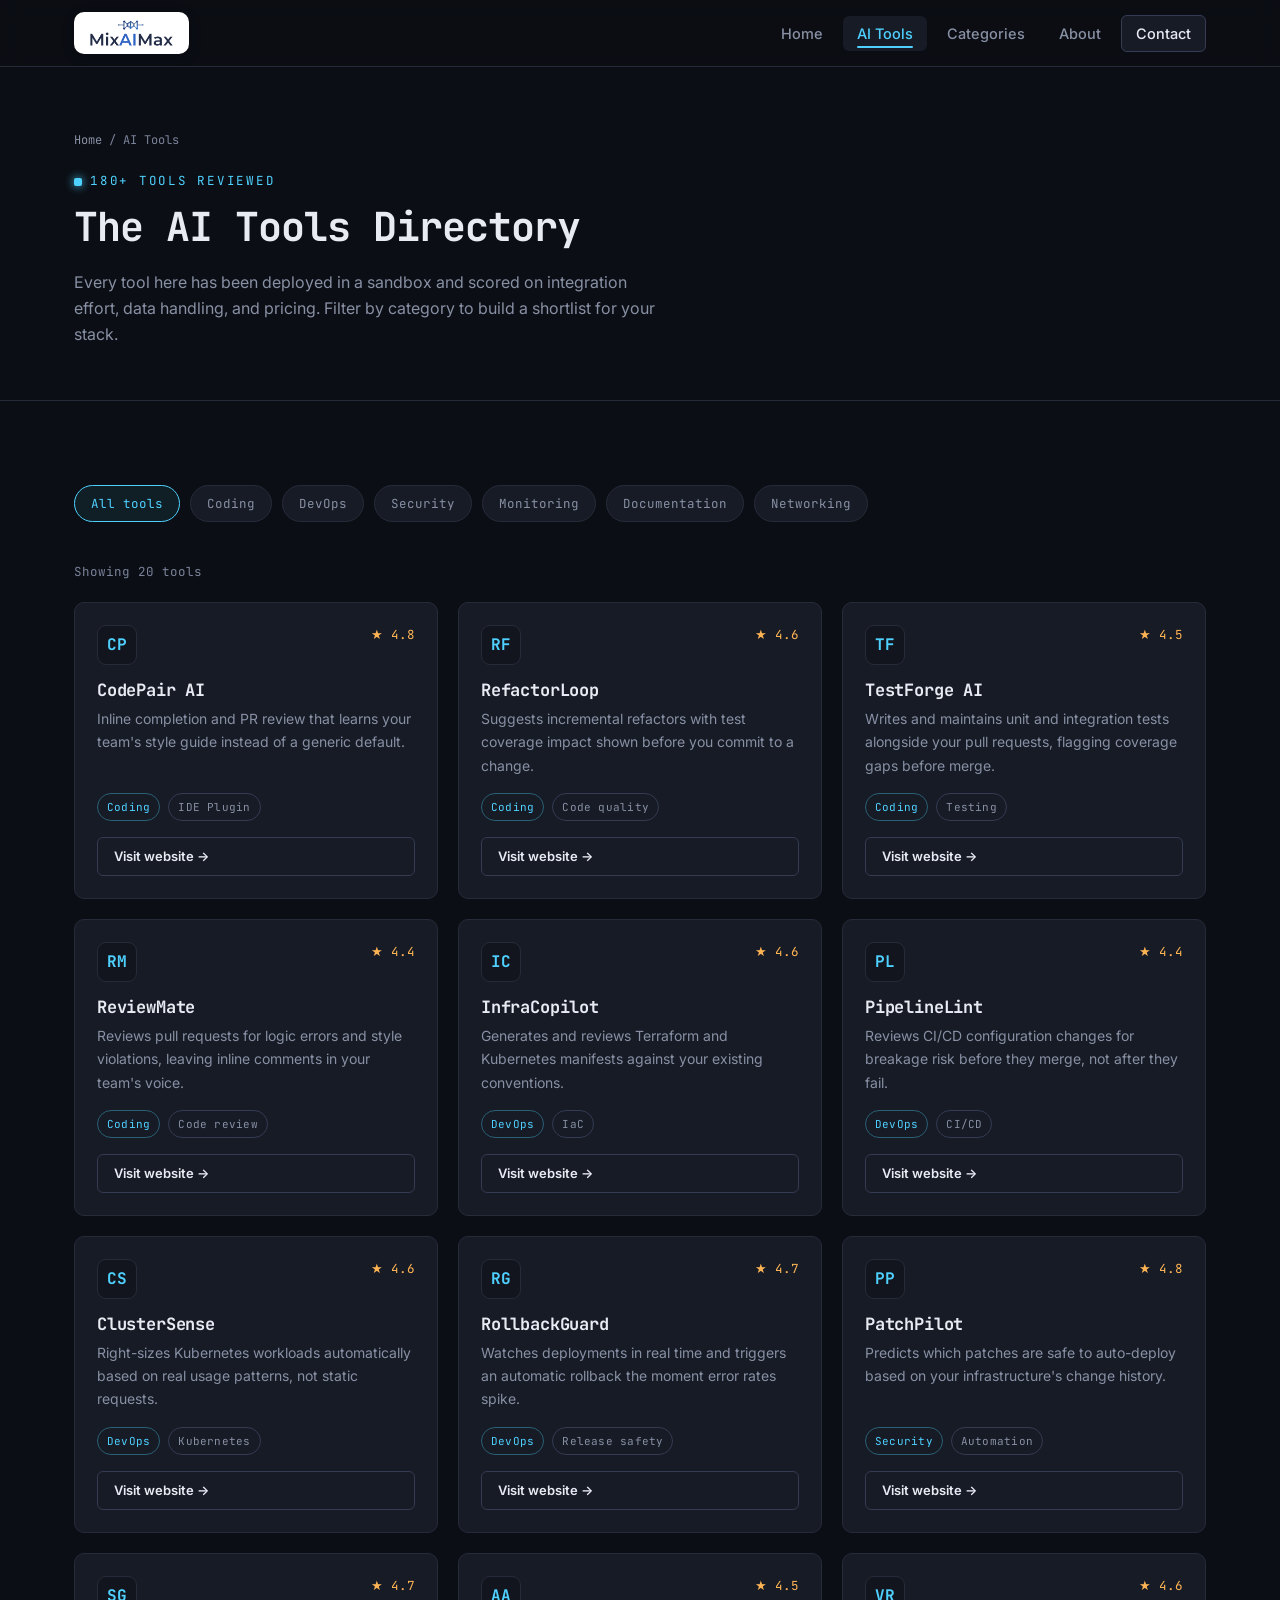
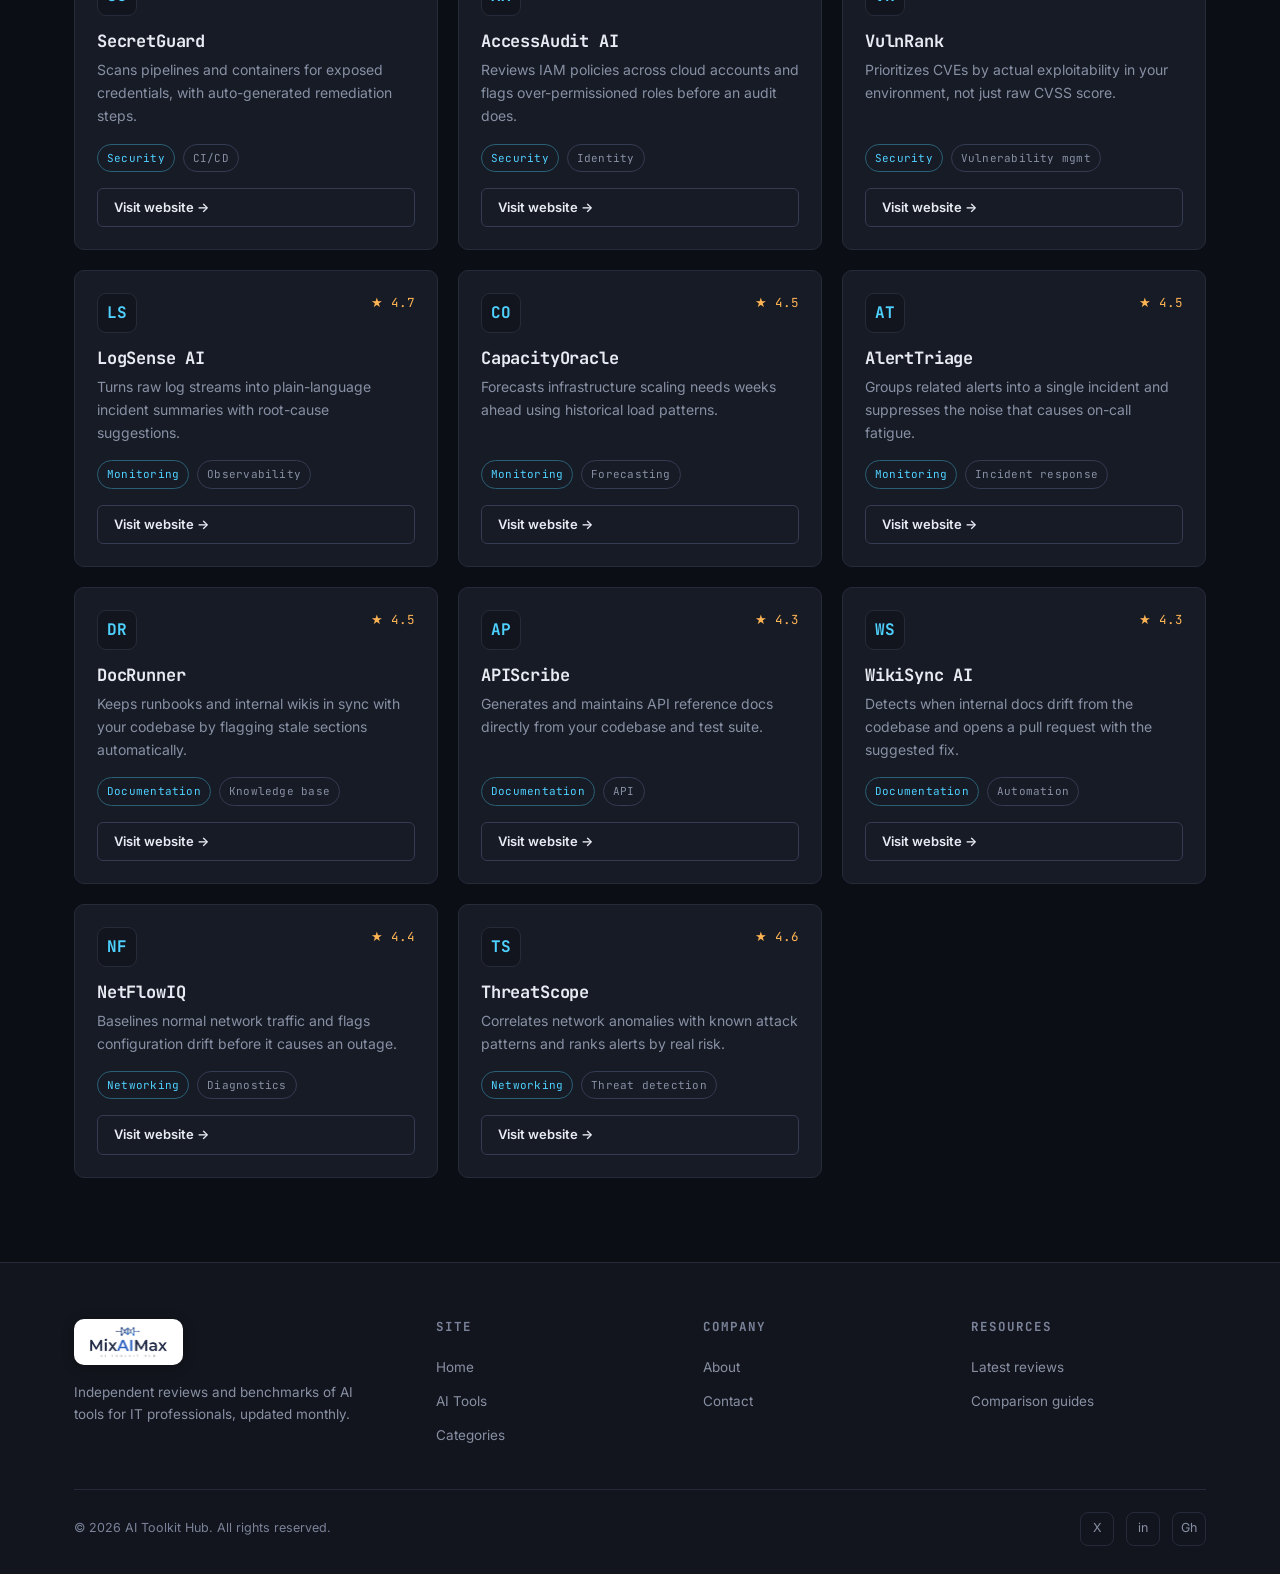
<file: tools.html>
<!DOCTYPE html>
<html lang="en">
<head>
<meta charset="UTF-8" />
<meta name="viewport" content="width=device-width, initial-scale=1.0" />
<meta name="theme-color" content="#0b0e14" />
<link rel="preload" as="image" href="assets/logo-compact.png" />
<title>AI Tools Directory — MixAIMax</title>
<meta name="description" content="Browse 180+ reviewed AI tools for IT professionals on MixAIMax, filterable by coding, DevOps, security, monitoring, documentation, and networking." />
<link rel="canonical" href="https://www.mixaimax.example/tools.html" />
<meta name="robots" content="index, follow" />
<meta property="og:type" content="website" />
<meta property="og:title" content="AI Tools Directory — MixAIMax" />
<meta property="og:description" content="Filterable directory of AI tools reviewed for IT and infrastructure teams." />
<meta property="og:image" content="https://www.mixaimax.example/assets/og-image.png" />
<meta property="og:locale" content="en_US" />
<meta name="twitter:card" content="summary_large_image" />
<meta name="twitter:title" content="MixAIMax" />
<meta name="twitter:image" content="https://www.mixaimax.example/assets/og-image.png" />

<link rel="preconnect" href="https://fonts.googleapis.com" />
<link rel="preconnect" href="https://fonts.gstatic.com" crossorigin />
<link href="https://fonts.googleapis.com/css2?family=Inter:wght@400;500;600;700&family=JetBrains+Mono:wght@400;500;700&display=swap" rel="stylesheet" />
<link rel="stylesheet" href="css/style.css" />
<script type="application/ld+json">
{
  "@context": "https://schema.org",
  "@type": "BreadcrumbList",
  "itemListElement": [
    { "@type": "ListItem", "position": 1, "name": "Home", "item": "https://www.mixaimax.example/" },
    { "@type": "ListItem", "position": 2, "name": "AI Tools", "item": "https://www.mixaimax.example/tools.html" }
  ]
}
</script>
</head>
<body>
<a href="#main-content" class="skip-link">Skip to content</a>

<header class="site-header">
  <nav class="nav" aria-label="Primary">
    <a href="index.html" class="brand" aria-label="MixAIMax — AI Toolkit Hub, go to homepage">
      <span class="brand-logo"><img src="assets/logo-compact.png" alt="MixAIMax" width="87" height="30" fetchpriority="high" /></span>
    </a>
    <button class="nav-toggle" aria-label="Toggle navigation menu" aria-expanded="false">☰</button>
    <ul class="nav-links">
      <li><a href="index.html">Home</a></li>
      <li><a href="tools.html" class="active">AI Tools</a></li>
      <li><a href="categories.html">Categories</a></li>
      <li><a href="about.html">About</a></li>
      <li><a href="contact.html" class="nav-cta">Contact</a></li>
    </ul>
  </nav>
</header>

<main id="main-content">

  <section class="page-hero">
    <div class="container">
      <div class="breadcrumb"><a href="index.html">Home</a> / AI Tools</div>
      <span class="eyebrow">180+ tools reviewed</span>
      <h1>The AI Tools Directory</h1>
      <p>Every tool here has been deployed in a sandbox and scored on integration effort, data handling, and pricing. Filter by category to build a shortlist for your stack.</p>
    </div>
  </section>

  <section class="section" style="border-bottom:none;">
    <div class="container">

      <div class="filter-bar" role="group" aria-label="Filter tools by category">
        <button class="filter-chip is-active" data-filter="all">All tools</button>
        <button class="filter-chip" data-filter="coding">Coding</button>
        <button class="filter-chip" data-filter="devops">DevOps</button>
        <button class="filter-chip" data-filter="security">Security</button>
        <button class="filter-chip" data-filter="monitoring">Monitoring</button>
        <button class="filter-chip" data-filter="docs">Documentation</button>
        <button class="filter-chip" data-filter="networking">Networking</button>
      </div>

      <p class="results-note" data-results-note>Showing 20 tools</p>

      <div class="grid" data-reveal-group>

        <article class="card" data-category="coding">
          <div class="tool-card-top"><div class="tool-icon">CP</div><div class="tool-rating">★ 4.8</div></div>
          <h3>CodePair AI</h3>
          <p>Inline completion and PR review that learns your team's style guide instead of a generic default.</p>
          <div class="tag-row"><span class="tag primary">Coding</span><span class="tag">IDE Plugin</span></div>
          <a href="#" class="btn btn-outline btn-sm">Visit website →</a>
        </article>

        <article class="card" data-category="coding">
          <div class="tool-card-top"><div class="tool-icon">RF</div><div class="tool-rating">★ 4.6</div></div>
          <h3>RefactorLoop</h3>
          <p>Suggests incremental refactors with test coverage impact shown before you commit to a change.</p>
          <div class="tag-row"><span class="tag primary">Coding</span><span class="tag">Code quality</span></div>
          <a href="#" class="btn btn-outline btn-sm">Visit website →</a>
        </article>

        <article class="card" data-category="coding">
          <div class="tool-card-top"><div class="tool-icon">TF</div><div class="tool-rating">★ 4.5</div></div>
          <h3>TestForge AI</h3>
          <p>Writes and maintains unit and integration tests alongside your pull requests, flagging coverage gaps before merge.</p>
          <div class="tag-row"><span class="tag primary">Coding</span><span class="tag">Testing</span></div>
          <a href="#" class="btn btn-outline btn-sm">Visit website →</a>
        </article>

        <article class="card" data-category="coding">
          <div class="tool-card-top"><div class="tool-icon">RM</div><div class="tool-rating">★ 4.4</div></div>
          <h3>ReviewMate</h3>
          <p>Reviews pull requests for logic errors and style violations, leaving inline comments in your team's voice.</p>
          <div class="tag-row"><span class="tag primary">Coding</span><span class="tag">Code review</span></div>
          <a href="#" class="btn btn-outline btn-sm">Visit website →</a>
        </article>

        <article class="card" data-category="devops">
          <div class="tool-card-top"><div class="tool-icon">IC</div><div class="tool-rating">★ 4.6</div></div>
          <h3>InfraCopilot</h3>
          <p>Generates and reviews Terraform and Kubernetes manifests against your existing conventions.</p>
          <div class="tag-row"><span class="tag primary">DevOps</span><span class="tag">IaC</span></div>
          <a href="#" class="btn btn-outline btn-sm">Visit website →</a>
        </article>

        <article class="card" data-category="devops coding">
          <div class="tool-card-top"><div class="tool-icon">PL</div><div class="tool-rating">★ 4.4</div></div>
          <h3>PipelineLint</h3>
          <p>Reviews CI/CD configuration changes for breakage risk before they merge, not after they fail.</p>
          <div class="tag-row"><span class="tag primary">DevOps</span><span class="tag">CI/CD</span></div>
          <a href="#" class="btn btn-outline btn-sm">Visit website →</a>
        </article>

        <article class="card" data-category="devops monitoring">
          <div class="tool-card-top"><div class="tool-icon">CS</div><div class="tool-rating">★ 4.6</div></div>
          <h3>ClusterSense</h3>
          <p>Right-sizes Kubernetes workloads automatically based on real usage patterns, not static requests.</p>
          <div class="tag-row"><span class="tag primary">DevOps</span><span class="tag">Kubernetes</span></div>
          <a href="#" class="btn btn-outline btn-sm">Visit website →</a>
        </article>

        <article class="card" data-category="devops">
          <div class="tool-card-top"><div class="tool-icon">RG</div><div class="tool-rating">★ 4.7</div></div>
          <h3>RollbackGuard</h3>
          <p>Watches deployments in real time and triggers an automatic rollback the moment error rates spike.</p>
          <div class="tag-row"><span class="tag primary">DevOps</span><span class="tag">Release safety</span></div>
          <a href="#" class="btn btn-outline btn-sm">Visit website →</a>
        </article>

        <article class="card" data-category="security">
          <div class="tool-card-top"><div class="tool-icon">PP</div><div class="tool-rating">★ 4.8</div></div>
          <h3>PatchPilot</h3>
          <p>Predicts which patches are safe to auto-deploy based on your infrastructure's change history.</p>
          <div class="tag-row"><span class="tag primary">Security</span><span class="tag">Automation</span></div>
          <a href="#" class="btn btn-outline btn-sm">Visit website →</a>
        </article>

        <article class="card" data-category="security devops">
          <div class="tool-card-top"><div class="tool-icon">SG</div><div class="tool-rating">★ 4.7</div></div>
          <h3>SecretGuard</h3>
          <p>Scans pipelines and containers for exposed credentials, with auto-generated remediation steps.</p>
          <div class="tag-row"><span class="tag primary">Security</span><span class="tag">CI/CD</span></div>
          <a href="#" class="btn btn-outline btn-sm">Visit website →</a>
        </article>

        <article class="card" data-category="security">
          <div class="tool-card-top"><div class="tool-icon">AA</div><div class="tool-rating">★ 4.5</div></div>
          <h3>AccessAudit AI</h3>
          <p>Reviews IAM policies across cloud accounts and flags over-permissioned roles before an audit does.</p>
          <div class="tag-row"><span class="tag primary">Security</span><span class="tag">Identity</span></div>
          <a href="#" class="btn btn-outline btn-sm">Visit website →</a>
        </article>

        <article class="card" data-category="security">
          <div class="tool-card-top"><div class="tool-icon">VR</div><div class="tool-rating">★ 4.6</div></div>
          <h3>VulnRank</h3>
          <p>Prioritizes CVEs by actual exploitability in your environment, not just raw CVSS score.</p>
          <div class="tag-row"><span class="tag primary">Security</span><span class="tag">Vulnerability mgmt</span></div>
          <a href="#" class="btn btn-outline btn-sm">Visit website →</a>
        </article>

        <article class="card" data-category="monitoring">
          <div class="tool-card-top"><div class="tool-icon">LS</div><div class="tool-rating">★ 4.7</div></div>
          <h3>LogSense AI</h3>
          <p>Turns raw log streams into plain-language incident summaries with root-cause suggestions.</p>
          <div class="tag-row"><span class="tag primary">Monitoring</span><span class="tag">Observability</span></div>
          <a href="#" class="btn btn-outline btn-sm">Visit website →</a>
        </article>

        <article class="card" data-category="monitoring devops">
          <div class="tool-card-top"><div class="tool-icon">CO</div><div class="tool-rating">★ 4.5</div></div>
          <h3>CapacityOracle</h3>
          <p>Forecasts infrastructure scaling needs weeks ahead using historical load patterns.</p>
          <div class="tag-row"><span class="tag primary">Monitoring</span><span class="tag">Forecasting</span></div>
          <a href="#" class="btn btn-outline btn-sm">Visit website →</a>
        </article>

        <article class="card" data-category="monitoring">
          <div class="tool-card-top"><div class="tool-icon">AT</div><div class="tool-rating">★ 4.5</div></div>
          <h3>AlertTriage</h3>
          <p>Groups related alerts into a single incident and suppresses the noise that causes on-call fatigue.</p>
          <div class="tag-row"><span class="tag primary">Monitoring</span><span class="tag">Incident response</span></div>
          <a href="#" class="btn btn-outline btn-sm">Visit website →</a>
        </article>

        <article class="card" data-category="docs">
          <div class="tool-card-top"><div class="tool-icon">DR</div><div class="tool-rating">★ 4.5</div></div>
          <h3>DocRunner</h3>
          <p>Keeps runbooks and internal wikis in sync with your codebase by flagging stale sections automatically.</p>
          <div class="tag-row"><span class="tag primary">Documentation</span><span class="tag">Knowledge base</span></div>
          <a href="#" class="btn btn-outline btn-sm">Visit website →</a>
        </article>

        <article class="card" data-category="docs coding">
          <div class="tool-card-top"><div class="tool-icon">AP</div><div class="tool-rating">★ 4.3</div></div>
          <h3>APIScribe</h3>
          <p>Generates and maintains API reference docs directly from your codebase and test suite.</p>
          <div class="tag-row"><span class="tag primary">Documentation</span><span class="tag">API</span></div>
          <a href="#" class="btn btn-outline btn-sm">Visit website →</a>
        </article>

        <article class="card" data-category="docs">
          <div class="tool-card-top"><div class="tool-icon">WS</div><div class="tool-rating">★ 4.3</div></div>
          <h3>WikiSync AI</h3>
          <p>Detects when internal docs drift from the codebase and opens a pull request with the suggested fix.</p>
          <div class="tag-row"><span class="tag primary">Documentation</span><span class="tag">Automation</span></div>
          <a href="#" class="btn btn-outline btn-sm">Visit website →</a>
        </article>

        <article class="card" data-category="networking">
          <div class="tool-card-top"><div class="tool-icon">NF</div><div class="tool-rating">★ 4.4</div></div>
          <h3>NetFlowIQ</h3>
          <p>Baselines normal network traffic and flags configuration drift before it causes an outage.</p>
          <div class="tag-row"><span class="tag primary">Networking</span><span class="tag">Diagnostics</span></div>
          <a href="#" class="btn btn-outline btn-sm">Visit website →</a>
        </article>

        <article class="card" data-category="networking security">
          <div class="tool-card-top"><div class="tool-icon">TS</div><div class="tool-rating">★ 4.6</div></div>
          <h3>ThreatScope</h3>
          <p>Correlates network anomalies with known attack patterns and ranks alerts by real risk.</p>
          <div class="tag-row"><span class="tag primary">Networking</span><span class="tag">Threat detection</span></div>
          <a href="#" class="btn btn-outline btn-sm">Visit website →</a>
        </article>

      </div>

      <div class="empty-state" data-empty-state>No tools match this filter yet. Try another category.</div>

    </div>
  </section>

</main>

<footer class="site-footer">
  <div class="container">
    <div class="footer-grid">
      <div class="footer-brand">
        <a href="index.html" class="brand" aria-label="MixAIMax — AI Toolkit Hub, go to homepage">
          <span class="brand-logo"><img src="assets/logo-full.png" alt="MixAIMax — AI Toolkit Hub" width="81" height="34" loading="lazy" decoding="async" /></span>
        </a>
        <p>Independent reviews and benchmarks of AI tools for IT professionals, updated monthly.</p>
      </div>
      <div class="footer-col">
        <h4>Site</h4>
        <a href="index.html">Home</a>
        <a href="tools.html">AI Tools</a>
        <a href="categories.html">Categories</a>
      </div>
      <div class="footer-col">
        <h4>Company</h4>
        <a href="about.html">About</a>
        <a href="contact.html">Contact</a>
      </div>
      <div class="footer-col">
        <h4>Resources</h4>
        <a href="tools.html">Latest reviews</a>
        <a href="categories.html">Comparison guides</a>
      </div>
    </div>
    <div class="footer-bottom">
      <span>© <span data-year></span> AI Toolkit Hub. All rights reserved.</span>
      <div class="footer-social">
        <a href="#" aria-label="AI Toolkit Hub on X">X</a>
        <a href="#" aria-label="AI Toolkit Hub on LinkedIn">in</a>
        <a href="#" aria-label="AI Toolkit Hub on GitHub">Gh</a>
      </div>
    </div>
  </div>
</footer>

<script src="js/script.js" defer></script>
</body>
</html>
</file>
<file: css/style.css>
/* =========================================================
   AI TOOLKIT HUB — core stylesheet
   Design tokens
   ========================================================= */
:root {
  /* color */
  --bg: #0b0e14;
  --bg-elevated: #12151d;
  --surface: #171b26;
  --surface-hover: #1d2230;
  --border: #262b3a;
  --border-bright: #343b52;
  --text-primary: #e8ebf2;
  --text-muted: #8890a4;
  --text-faint: #7b839a;
  --accent: #4fd1ff;
  --accent-dim: #2a5f75;
  --accent-amber: #ffb454;
  --accent-green: #6ee7a0;
  --danger: #ff6b6b;

  /* type */
  --font-display: "JetBrains Mono", "SFMono-Regular", Consolas, monospace;
  --font-body: "Inter", -apple-system, BlinkMacSystemFont, "Segoe UI", sans-serif;

  /* layout */
  --max-width: 1180px;
  --radius-sm: 6px;
  --radius-md: 10px;
  --radius-lg: 16px;
  --shadow-card: 0 8px 30px rgba(0, 0, 0, 0.35);
}

/* =========================================================
   Reset
   ========================================================= */
*, *::before, *::after { box-sizing: border-box; }
html { scroll-behavior: smooth; }
body {
  margin: 0;
  background: var(--bg);
  color: var(--text-primary);
  font-family: var(--font-body);
  font-size: 16px;
  line-height: 1.65;
  -webkit-font-smoothing: antialiased;
  -moz-osx-font-smoothing: grayscale;
  text-rendering: optimizeLegibility;
}
img, svg { max-width: 100%; display: block; }
a { color: inherit; text-decoration: none; }
ul { list-style: none; margin: 0; padding: 0; }

h1, h2, h3, h4 { font-family: var(--font-display); color: var(--text-primary); margin: 0 0 0.5em; font-weight: 700; }
h1 { font-size: clamp(32px, 4.5vw, 52px); line-height: 1.06; letter-spacing: -0.025em; }
h2 { font-size: clamp(24px, 3vw, 32px); line-height: 1.15; letter-spacing: -0.018em; }
h3 { font-size: 17px; line-height: 1.3; letter-spacing: -0.01em; }
h4 { font-size: 15px; line-height: 1.35; letter-spacing: -0.005em; }

p { margin: 0 0 1em; color: var(--text-muted); max-width: 62ch; }
p:last-child { margin-bottom: 0; }
button { font-family: inherit; cursor: pointer; }
input, textarea, select { font-family: inherit; }
strong { color: var(--text-primary); font-weight: 600; }

/* Skip link for keyboard/screen-reader users */
.skip-link {
  position: absolute;
  top: -48px;
  left: 16px;
  background: var(--accent);
  color: #051019;
  padding: 10px 18px;
  border-radius: var(--radius-sm);
  font-family: var(--font-display);
  font-size: 13px;
  font-weight: 700;
  z-index: 999;
  transition: top 0.15s ease;
}
.skip-link:focus { top: 12px; }

@media (prefers-reduced-motion: reduce) {
  * { animation-duration: 0.001ms !important; animation-iteration-count: 1 !important; transition-duration: 0.001ms !important; scroll-behavior: auto !important; }
}

::selection { background: var(--accent); color: #051019; }
html { scrollbar-color: var(--border-bright) var(--bg); }
::-webkit-scrollbar { width: 11px; height: 11px; }
::-webkit-scrollbar-track { background: var(--bg); }
::-webkit-scrollbar-thumb { background: var(--border-bright); border-radius: 20px; border: 3px solid var(--bg); }
::-webkit-scrollbar-thumb:hover { background: var(--text-faint); }

:focus-visible {
  outline: 2px solid var(--accent);
  outline-offset: 3px;
  border-radius: 4px;
}

.container {
  max-width: var(--max-width);
  margin: 0 auto;
  padding: 0 24px;
}
@media (min-width: 1400px) {
  .container { padding: 0 32px; }
}

.eyebrow {
  font-family: var(--font-display);
  font-size: 12.5px;
  letter-spacing: 0.14em;
  text-transform: uppercase;
  color: var(--accent);
  display: inline-flex;
  align-items: center;
  gap: 8px;
  margin-bottom: 14px;
}
.eyebrow::before {
  content: "";
  width: 8px; height: 8px;
  background: var(--accent);
  border-radius: 2px;
  box-shadow: 0 0 10px var(--accent);
}

/* =========================================================
   Header / Nav
   ========================================================= */
.site-header {
  position: sticky;
  top: 0;
  z-index: 100;
  background: rgba(11, 14, 20, 0.82);
  backdrop-filter: blur(10px);
  border-bottom: 1px solid var(--border);
  transition: box-shadow 0.2s ease, background 0.2s ease;
}
.site-header.is-scrolled {
  background: rgba(11, 14, 20, 0.96);
  box-shadow: 0 8px 24px rgba(0, 0, 0, 0.35);
}
.nav {
  display: flex;
  align-items: center;
  justify-content: space-between;
  padding: 12px 24px;
  max-width: var(--max-width);
  margin: 0 auto;
}

/* Logo: original artwork sits on a light card so its navy/blue palette
   stays legible against the dark header, at every viewport. */
.brand { display: flex; align-items: center; }
.brand-logo {
  display: flex;
  align-items: center;
  background: #ffffff;
  border-radius: var(--radius-md);
  padding: 6px 14px;
  box-shadow: 0 2px 12px rgba(0, 0, 0, 0.28);
  transition: transform 0.15s ease, box-shadow 0.15s ease;
}
.brand:hover .brand-logo { transform: translateY(-1px); box-shadow: 0 4px 16px rgba(0, 0, 0, 0.34); }
.brand-logo img { height: 30px; width: auto; display: block; }

.nav-links {
  display: flex;
  gap: 6px;
  align-items: center;
}
.nav-links a {
  position: relative;
  padding: 9px 14px;
  border-radius: var(--radius-sm);
  font-size: 14.5px;
  font-weight: 500;
  color: var(--text-muted);
  transition: color 0.15s ease, background 0.15s ease;
}
.nav-links a:hover { color: var(--text-primary); background: var(--surface); }
.nav-links a.active { color: var(--accent); background: var(--surface); }
.nav-links a.active::after {
  content: "";
  position: absolute;
  left: 14px; right: 14px; bottom: 3px;
  height: 2px;
  background: var(--accent);
  border-radius: 2px;
}
.nav-cta {
  border: 1px solid var(--border-bright);
  color: var(--text-primary) !important;
  background: var(--surface);
}
.nav-cta:hover { border-color: var(--accent); background: var(--surface-hover) !important; }
.nav-cta.active { background: var(--surface) !important; }
.nav-cta.active::after { display: none; }
.nav-toggle {
  display: none;
  background: none;
  border: 1px solid var(--border);
  border-radius: var(--radius-sm);
  width: 44px; height: 44px;
  align-items: center;
  justify-content: center;
  color: var(--text-primary);
  font-size: 18px;
  transition: border-color 0.15s ease;
}
.nav-toggle:hover { border-color: var(--border-bright); }

.nav-backdrop {
  position: fixed;
  inset: 0;
  background: rgba(0, 0, 0, 0.5);
  opacity: 0;
  pointer-events: none;
  transition: opacity 0.2s ease;
  z-index: 90;
}
.nav-backdrop.show { opacity: 1; pointer-events: auto; }

@media (max-width: 860px) {
  .nav-toggle { display: flex; }
  .nav-links {
    position: absolute;
    top: 100%; left: 12px; right: 12px;
    flex-direction: column;
    align-items: stretch;
    background: var(--bg-elevated);
    border: 1px solid var(--border);
    border-radius: var(--radius-md);
    margin-top: 8px;
    padding: 10px;
    gap: 2px;
    z-index: 95;
    box-shadow: var(--shadow-card);
    opacity: 0;
    transform: translateY(-8px);
    visibility: hidden;
    transition: opacity 0.18s ease, transform 0.18s ease, visibility 0.18s;
  }
  .nav-links.open { opacity: 1; transform: translateY(0); visibility: visible; }
  .nav-links a { padding: 13px 14px; }
  .nav-links a.active::after { display: none; }
  .nav-links a.active { border-left: 2px solid var(--accent); }
}

/* =========================================================
   Buttons
   ========================================================= */
.btn {
  display: inline-flex;
  align-items: center;
  gap: 8px;
  padding: 12px 22px;
  border-radius: var(--radius-sm);
  font-size: 14.5px;
  font-weight: 600;
  border: 1px solid transparent;
  transition: transform 0.15s ease, background 0.15s ease, border-color 0.15s ease;
  white-space: nowrap;
}
.btn:hover { transform: translateY(-1px); }
.btn-primary {
  background: var(--accent);
  color: #051019;
}
.btn-primary:hover { background: #6bdcff; }
.btn-outline {
  border-color: var(--border-bright);
  color: var(--text-primary);
  background: transparent;
}
.btn-outline:hover { border-color: var(--accent); color: var(--accent); }
.btn-block { width: 100%; justify-content: center; }
.btn-sm { padding: 8px 16px; font-size: 13px; }

/* =========================================================
   Hero
   ========================================================= */
.hero {
  padding: 96px 0 80px;
  border-bottom: 1px solid var(--border);
  background:
    radial-gradient(600px 300px at 85% -10%, rgba(79, 209, 255, 0.10), transparent 60%);
}
.hero-grid {
  display: grid;
  grid-template-columns: 1.05fr 0.95fr;
  gap: 56px;
  align-items: center;
}
.hero h1 {
  font-size: clamp(32px, 4.5vw, 52px);
  color: var(--text-primary);
}
.hero h1 .accent { color: var(--accent); }
.hero-sub {
  font-size: 17px;
  max-width: 46ch;
  margin-bottom: 28px;
}
.hero-actions { display: flex; gap: 12px; flex-wrap: wrap; margin-bottom: 34px; }
.hero-stats { display: flex; gap: 32px; flex-wrap: wrap; }
.hero-stat strong {
  display: block;
  font-family: var(--font-display);
  font-size: 22px;
  color: var(--text-primary);
}
.hero-stat span { font-size: 13px; color: var(--text-faint); }

/* Terminal signature element */
.terminal {
  background: var(--bg-elevated);
  border: 1px solid var(--border-bright);
  border-radius: var(--radius-lg);
  box-shadow: var(--shadow-card);
  overflow: hidden;
}
.terminal-bar {
  display: flex;
  align-items: center;
  gap: 8px;
  padding: 12px 16px;
  background: var(--surface);
  border-bottom: 1px solid var(--border);
}
.terminal-bar span {
  width: 11px; height: 11px; border-radius: 50%;
  background: var(--border-bright);
}
.terminal-bar span:nth-child(1) { background: #ff6259; }
.terminal-bar span:nth-child(2) { background: #ffbd2e; }
.terminal-bar span:nth-child(3) { background: #27c93f; }
.terminal-title {
  margin-left: 8px;
  font-family: var(--font-display);
  font-size: 12px;
  color: var(--text-faint);
}
.terminal-body {
  padding: 22px 20px 26px;
  font-family: var(--font-display);
  font-size: 13.5px;
  min-height: 230px;
}
.terminal-line { color: var(--text-muted); margin-bottom: 10px; }
.terminal-prompt { color: var(--accent-green); }
.terminal-cmd { color: var(--text-primary); }
.terminal-cursor {
  display: inline-block;
  width: 8px; height: 15px;
  background: var(--accent);
  margin-left: 2px;
  vertical-align: -2px;
  animation: blink 1s steps(1) infinite;
}
@keyframes blink { 50% { opacity: 0; } }
.terminal-result {
  display: flex;
  justify-content: space-between;
  align-items: center;
  padding: 10px 12px;
  border: 1px solid var(--border);
  border-radius: var(--radius-sm);
  margin-top: 8px;
  background: var(--surface);
  opacity: 0;
  transform: translateY(6px);
  animation: rise 0.5s ease forwards;
}
.terminal-result .r-tag { color: var(--accent-amber); font-size: 12px; }
@keyframes rise { to { opacity: 1; transform: translateY(0); } }

/* =========================================================
   Section basics
   ========================================================= */
.section { padding: 84px 0; border-bottom: 1px solid var(--border); }
.section:last-of-type { border-bottom: none; }
.section-head {
  display: flex;
  justify-content: space-between;
  align-items: flex-end;
  gap: 24px;
  margin-bottom: 44px;
  flex-wrap: wrap;
}
.section-head h2 { font-size: clamp(24px, 3vw, 32px); color: var(--text-primary); }
.section-head p { max-width: 52ch; margin: 0; }

/* =========================================================
   Cards: tools
   ========================================================= */
.grid {
  display: grid;
  grid-template-columns: repeat(3, 1fr);
  gap: 20px;
}
.card {
  background: var(--surface);
  border: 1px solid var(--border);
  border-radius: var(--radius-md);
  padding: 22px;
  display: flex;
  flex-direction: column;
  transition: border-color 0.15s ease, transform 0.15s ease;
}
.card:hover { border-color: var(--border-bright); transform: translateY(-3px); }
.card p { flex-grow: 1; }
.tool-card-top {
  display: flex;
  justify-content: space-between;
  align-items: flex-start;
  margin-bottom: 14px;
}
.tool-icon {
  width: 40px; height: 40px;
  border-radius: 9px;
  display: flex; align-items: center; justify-content: center;
  background: var(--bg-elevated);
  border: 1px solid var(--border);
  color: var(--accent);
  font-family: var(--font-display);
  font-weight: 700;
}
.tool-rating {
  font-family: var(--font-display);
  font-size: 12.5px;
  color: var(--accent-amber);
  display: flex;
  align-items: center;
  gap: 4px;
}
.card h3 { font-size: 17px; color: var(--text-primary); margin-bottom: 6px; }
.card p { font-size: 14px; margin-bottom: 16px; }
.tag-row { display: flex; flex-wrap: wrap; gap: 8px; margin-bottom: 16px; }
.tag {
  font-family: var(--font-display);
  font-size: 11px;
  letter-spacing: 0.02em;
  padding: 4px 9px;
  border-radius: 20px;
  border: 1px solid var(--border-bright);
  color: var(--text-muted);
}
.tag.primary { color: var(--accent); border-color: var(--accent-dim); }
.card-link {
  font-size: 13.5px;
  font-weight: 600;
  color: var(--accent);
  display: inline-flex;
  align-items: center;
  gap: 5px;
}
.card-link span, .card-link::after { transition: transform 0.15s ease; }
.card:hover .card-link { text-decoration: underline; }

/* filter bar for Tools page */
.filter-bar {
  display: flex;
  flex-wrap: wrap;
  gap: 10px;
  margin-bottom: 40px;
}
.filter-chip {
  font-family: var(--font-display);
  font-size: 12.5px;
  padding: 9px 16px;
  border-radius: 20px;
  border: 1px solid var(--border);
  color: var(--text-muted);
  background: var(--surface);
  transition: all 0.15s ease;
}
.filter-chip:hover { border-color: var(--border-bright); color: var(--text-primary); }
.filter-chip.is-active {
  border-color: var(--accent);
  color: var(--accent);
  background: rgba(79, 209, 255, 0.08);
}
.results-note {
  font-family: var(--font-display);
  font-size: 12.5px;
  color: var(--text-faint);
  margin-bottom: 20px;
}
.empty-state {
  display: none;
  text-align: center;
  padding: 60px 20px;
  border: 1px dashed var(--border-bright);
  border-radius: var(--radius-md);
  color: var(--text-faint);
  font-family: var(--font-display);
  font-size: 13px;
}
.empty-state.show { display: block; }

/* =========================================================
   Category cards
   ========================================================= */
.cat-grid { display: grid; grid-template-columns: repeat(3, 1fr); gap: 20px; }
.cat-card {
  background: var(--surface);
  border: 1px solid var(--border);
  border-radius: var(--radius-md);
  padding: 26px;
  transition: border-color 0.15s ease, transform 0.15s ease;
}
.cat-card:hover { border-color: var(--accent-dim); transform: translateY(-3px); }
.cat-num {
  font-family: var(--font-display);
  color: var(--text-faint);
  font-size: 12.5px;
  margin-bottom: 18px;
}
.cat-card h3 { font-size: 18px; color: var(--text-primary); }
.cat-card p { font-size: 14px; }
.cat-meta {
  display: flex;
  justify-content: space-between;
  align-items: center;
  margin-top: 18px;
  padding-top: 16px;
  border-top: 1px solid var(--border);
  font-family: var(--font-display);
  font-size: 12px;
  color: var(--text-faint);
}

/* =========================================================
   Feature / value list
   ========================================================= */
.feature-grid { display: grid; grid-template-columns: repeat(4, 1fr); gap: 20px; }
.feature {
  padding: 22px 0;
}
.feature .tool-icon { margin-bottom: 16px; }
.feature h3 { font-size: 15.5px; color: var(--text-primary); margin-bottom: 8px; }
.feature p { font-size: 13.5px; margin: 0; }

/* =========================================================
   About page
   ========================================================= */
.split {
  display: grid;
  grid-template-columns: 1fr 1fr;
  gap: 56px;
  align-items: center;
}
.stat-block { display: grid; grid-template-columns: repeat(2, 1fr); gap: 24px; margin-top: 20px; }
.stat-block .num { font-family: var(--font-display); font-size: 30px; color: var(--accent); }
.stat-block .label { font-size: 12.5px; color: var(--text-faint); }
.values-grid { display: grid; grid-template-columns: repeat(3, 1fr); gap: 20px; margin-top: 20px; }
.value-card {
  border: 1px solid var(--border);
  background: var(--surface);
  border-radius: var(--radius-md);
  padding: 24px;
}
.value-card h3 { font-size: 16px; color: var(--text-primary); }
.value-card p { font-size: 14px; margin: 0; }
.timeline { border-left: 2px solid var(--border-bright); padding-left: 24px; margin-top: 30px; }
.timeline-item { position: relative; padding-bottom: 28px; }
.timeline-item:last-child { padding-bottom: 0; }
.timeline-item::before {
  content: "";
  position: absolute;
  left: -30px; top: 4px;
  width: 10px; height: 10px;
  background: var(--accent);
  border-radius: 50%;
  box-shadow: 0 0 0 4px rgba(79, 209, 255, 0.15);
}
.timeline-item .t-year { font-family: var(--font-display); color: var(--accent); font-size: 13px; }
.timeline-item h4 { color: var(--text-primary); font-size: 15px; margin: 4px 0 4px; }
.timeline-item p { font-size: 13.5px; margin: 0; }

/* =========================================================
   Contact page
   ========================================================= */
.contact-grid { display: grid; grid-template-columns: 1fr 1fr; gap: 48px; align-items: start; }
.field { margin-bottom: 20px; }
.field label {
  display: block;
  font-family: var(--font-display);
  font-size: 12.5px;
  color: var(--text-muted);
  margin-bottom: 8px;
}
.field input, .field textarea, .field select {
  width: 100%;
  background: var(--bg-elevated);
  border: 1px solid var(--border);
  border-radius: var(--radius-sm);
  padding: 12px 14px;
  color: var(--text-primary);
  font-size: 14.5px;
  transition: border-color 0.15s ease;
}
.field input:focus, .field textarea:focus, .field select:focus {
  border-color: var(--accent);
  outline: none;
}
.field textarea { resize: vertical; min-height: 130px; }
.field-error {
  font-size: 12.5px;
  color: var(--danger);
  margin-top: 6px;
  display: none;
}
.field.has-error input, .field.has-error textarea { border-color: var(--danger); }
.field.has-error .field-error { display: block; }
.form-status {
  margin-top: 18px;
  padding: 14px 16px;
  border-radius: var(--radius-sm);
  font-size: 14px;
  border: 1px solid var(--accent-dim);
  background: rgba(79, 209, 255, 0.08);
  color: var(--accent);
  display: none;
}
.form-status.show { display: block; }
.contact-info-card {
  border: 1px solid var(--border);
  background: var(--surface);
  border-radius: var(--radius-md);
  padding: 26px;
  margin-bottom: 16px;
}
.contact-info-card h3 { font-size: 15px; color: var(--text-primary); margin-bottom: 6px; }
.contact-info-card p { font-size: 14px; margin: 0; }
.faq-item { border-bottom: 1px solid var(--border); padding: 16px 0; }
.faq-item summary {
  cursor: pointer;
  font-family: var(--font-display);
  font-size: 14px;
  color: var(--text-primary);
  list-style: none;
}
.faq-item summary::-webkit-details-marker { display: none; }
.faq-item summary::before { content: "+ "; color: var(--accent); }
.faq-item[open] summary::before { content: "− "; }
.faq-item p { margin-top: 10px; font-size: 13.5px; }

/* =========================================================
   CTA banner
   ========================================================= */
.cta-banner {
  background: linear-gradient(135deg, var(--bg-elevated), var(--surface));
  border: 1px solid var(--border-bright);
  border-radius: var(--radius-lg);
  padding: 52px;
  text-align: center;
  margin: 0 24px;
  max-width: calc(var(--max-width) - 48px);
  margin: 0 auto;
}
.cta-banner h2 { font-size: clamp(22px, 3vw, 30px); }
.cta-banner p { max-width: 50ch; margin: 0 auto 26px; }
.cta-actions { display: flex; gap: 12px; justify-content: center; flex-wrap: wrap; }

/* =========================================================
   Footer
   ========================================================= */
.site-footer {
  background: var(--bg-elevated);
  border-top: 1px solid var(--border);
  padding: 56px 0 28px;
}
.footer-grid {
  display: grid;
  grid-template-columns: 1.4fr 1fr 1fr 1fr;
  gap: 32px;
  padding-bottom: 36px;
  border-bottom: 1px solid var(--border);
}
.footer-brand { display: block; }
.footer-brand .brand { margin-bottom: 16px; }
.footer-brand .brand-logo img { height: 34px; }
.footer-brand p { font-size: 13.5px; max-width: 32ch; }
.footer-col h4 {
  font-size: 12.5px;
  letter-spacing: 0.08em;
  text-transform: uppercase;
  color: var(--text-faint);
  margin-bottom: 14px;
}
.footer-col a {
  display: block;
  font-size: 13.5px;
  color: var(--text-muted);
  padding: 6px 0;
  transition: color 0.15s ease;
}
.footer-col a:hover { color: var(--accent); }
.footer-bottom {
  display: flex;
  justify-content: space-between;
  align-items: center;
  padding-top: 22px;
  font-size: 12.5px;
  color: var(--text-faint);
  flex-wrap: wrap;
  gap: 10px;
}
.footer-social { display: flex; gap: 12px; }
.footer-social a {
  width: 34px; height: 34px;
  border: 1px solid var(--border);
  border-radius: 8px;
  display: flex; align-items: center; justify-content: center;
  color: var(--text-muted);
}
.footer-social a:hover { color: var(--accent); border-color: var(--accent-dim); }

/* =========================================================
   Page hero (interior pages)
   ========================================================= */
.page-hero { padding: 64px 0 52px; border-bottom: 1px solid var(--border); }
.page-hero h1 { font-size: clamp(28px, 4vw, 40px); }
.page-hero p { max-width: 60ch; font-size: 16px; }
.breadcrumb {
  font-family: var(--font-display);
  font-size: 12px;
  color: var(--text-faint);
  margin-bottom: 16px;
}
.breadcrumb a { color: var(--text-muted); }
.breadcrumb a:hover { color: var(--accent); }

/* =========================================================
   Responsive
   ========================================================= */
@media (max-width: 980px) {
  .hero-grid { grid-template-columns: 1fr; }
  .grid, .cat-grid { grid-template-columns: repeat(2, 1fr); }
  .feature-grid { grid-template-columns: repeat(2, 1fr); }
  .footer-grid { grid-template-columns: 1fr 1fr; }
  .split { grid-template-columns: 1fr; }
  .contact-grid { grid-template-columns: 1fr; }
  .values-grid { grid-template-columns: 1fr; }
}
@media (max-width: 600px) {
  .grid, .cat-grid, .feature-grid { grid-template-columns: 1fr; }
  .footer-grid { grid-template-columns: 1fr; }
  .section { padding: 60px 0; }
  .hero { padding: 64px 0 56px; }
  .cta-banner { padding: 34px 22px; }
  .stat-block { grid-template-columns: 1fr 1fr; }
}

/* =========================================================
   Scroll-reveal animation
   ========================================================= */
[data-reveal] {
  opacity: 0;
  transform: translateY(18px);
  transition: opacity 0.6s cubic-bezier(0.16, 1, 0.3, 1), transform 0.6s cubic-bezier(0.16, 1, 0.3, 1);
}
[data-reveal].is-visible {
  opacity: 1;
  transform: translateY(0);
}
[data-reveal-group] > * {
  opacity: 0;
  transform: translateY(16px);
  transition: opacity 0.5s ease, transform 0.5s ease;
}
[data-reveal-group].is-visible > * {
  opacity: 1;
  transform: translateY(0);
}
[data-reveal-group].is-visible > *:nth-child(1) { transition-delay: 0.02s; }
[data-reveal-group].is-visible > *:nth-child(2) { transition-delay: 0.08s; }
[data-reveal-group].is-visible > *:nth-child(3) { transition-delay: 0.14s; }
[data-reveal-group].is-visible > *:nth-child(4) { transition-delay: 0.2s; }
[data-reveal-group].is-visible > *:nth-child(5) { transition-delay: 0.26s; }
[data-reveal-group].is-visible > *:nth-child(6) { transition-delay: 0.32s; }
[data-reveal-group].is-visible > *:nth-child(n+7) { transition-delay: 0.36s; }

@media (prefers-reduced-motion: reduce) {
  [data-reveal], [data-reveal-group] > * {
    opacity: 1 !important;
    transform: none !important;
    transition: none !important;
  }
}

/* Button micro-interaction */
.btn:active { transform: translateY(0) scale(0.98); }

/* =========================================================
   Back to top
   ========================================================= */
.back-to-top {
  position: fixed;
  right: 20px;
  bottom: 20px;
  width: 46px;
  height: 46px;
  border-radius: 50%;
  background: var(--surface);
  border: 1px solid var(--border-bright);
  color: var(--accent);
  display: flex;
  align-items: center;
  justify-content: center;
  font-size: 18px;
  box-shadow: var(--shadow-card);
  opacity: 0;
  transform: translateY(10px);
  pointer-events: none;
  transition: opacity 0.2s ease, transform 0.2s ease, border-color 0.15s ease;
  z-index: 80;
}
.back-to-top.show { opacity: 1; transform: translateY(0); pointer-events: auto; }
.back-to-top:hover { border-color: var(--accent); }
</file>
